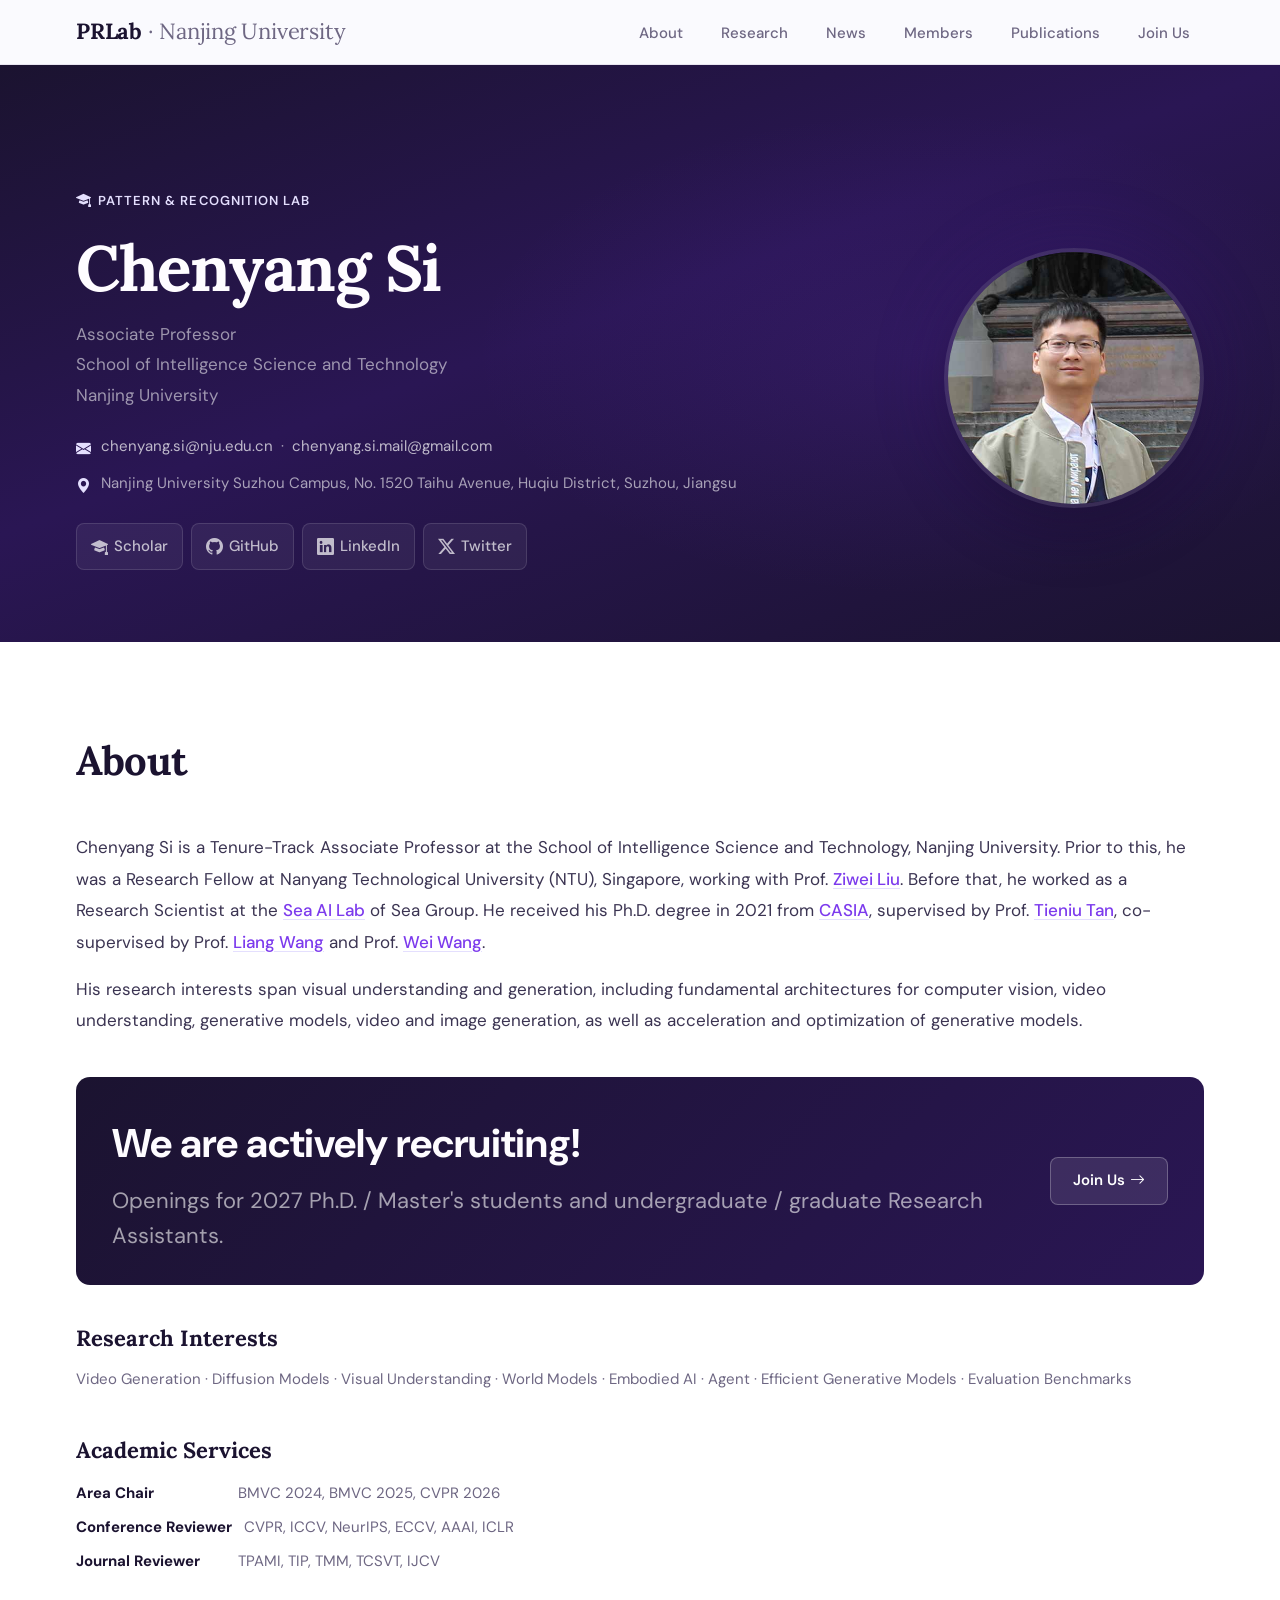
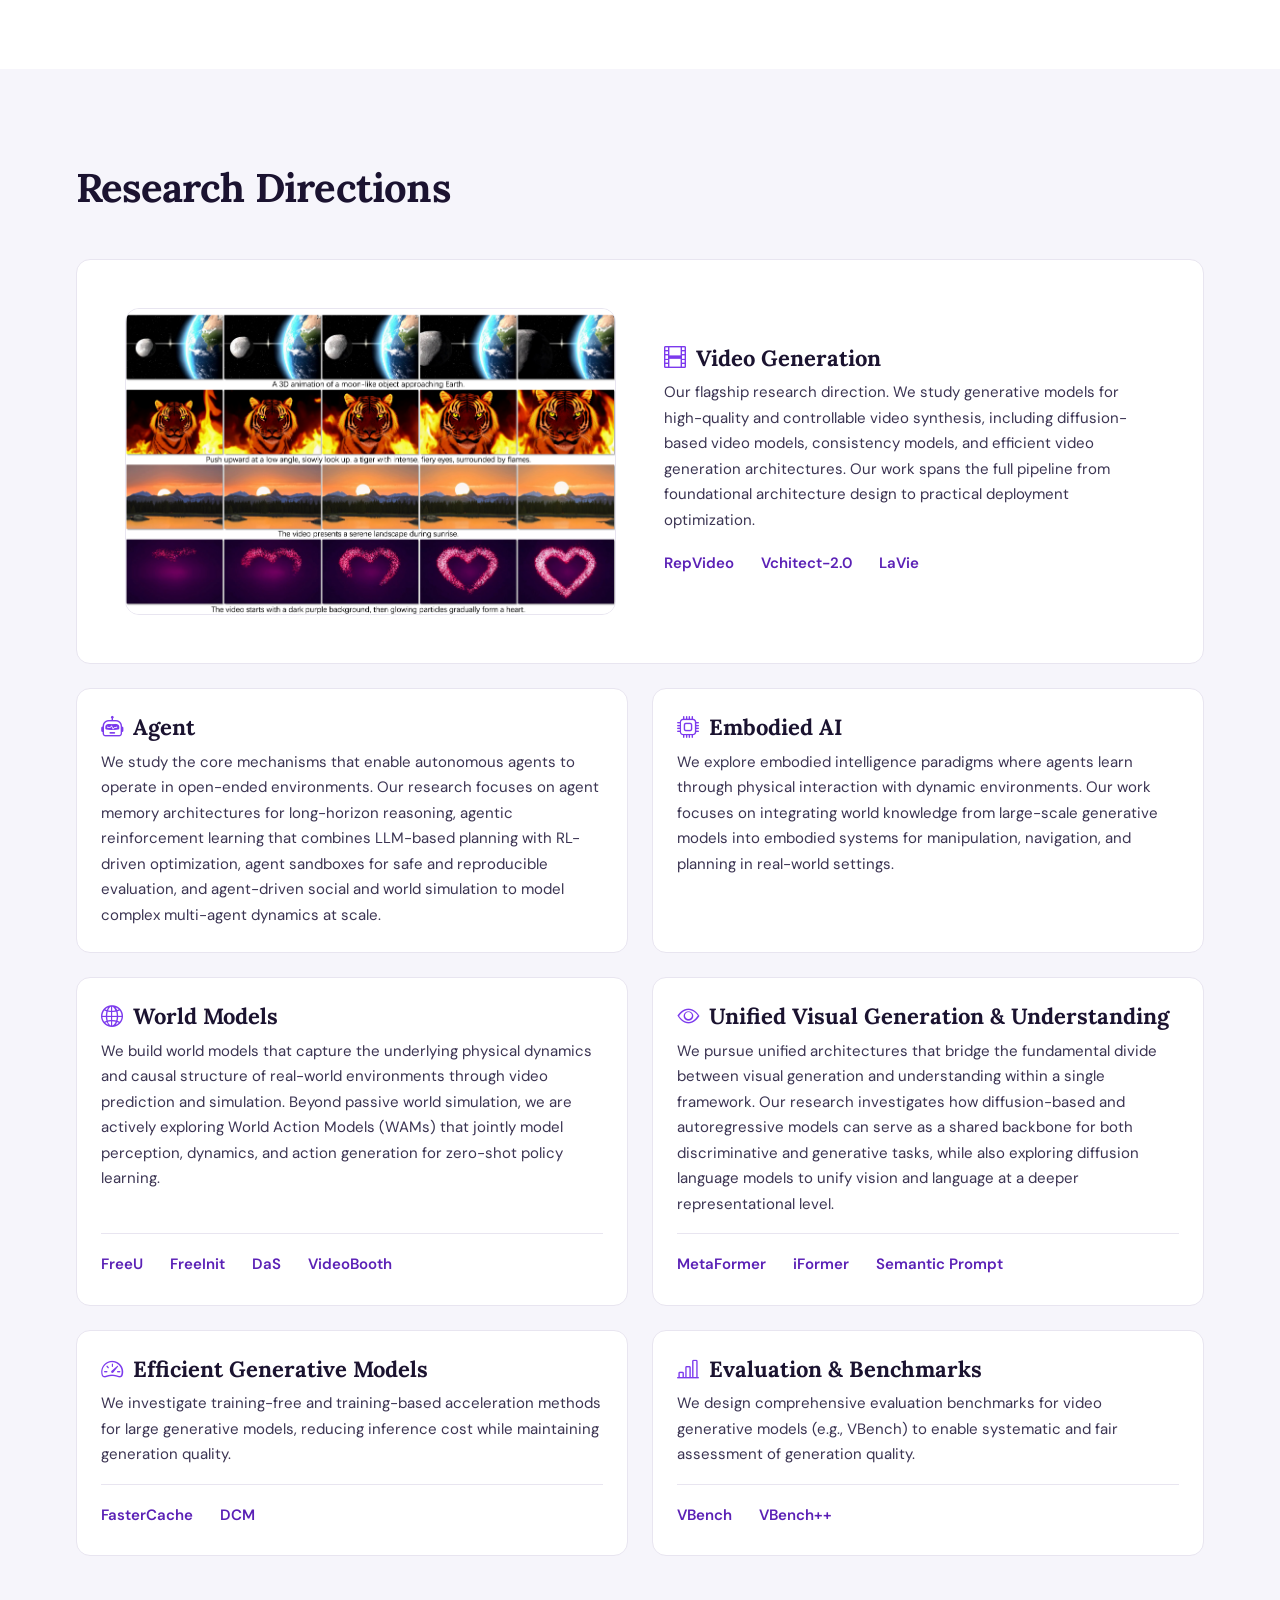
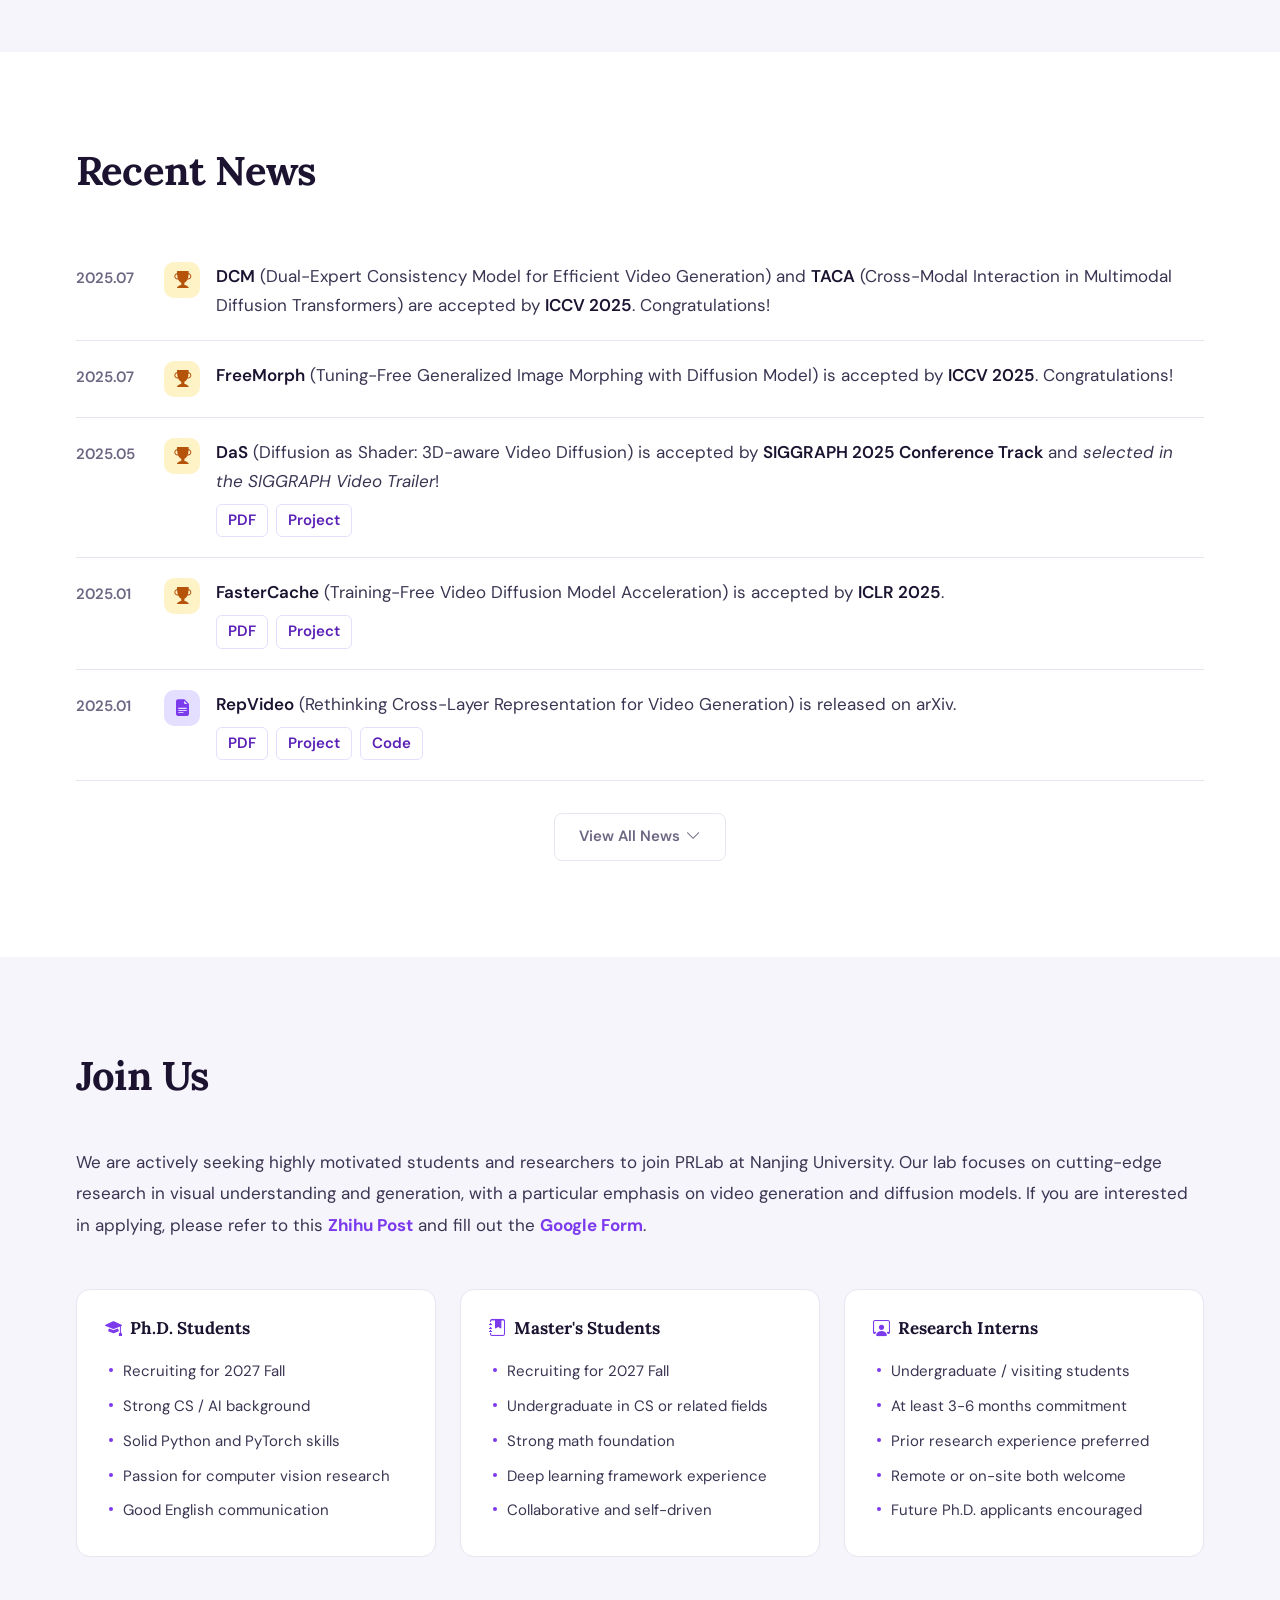
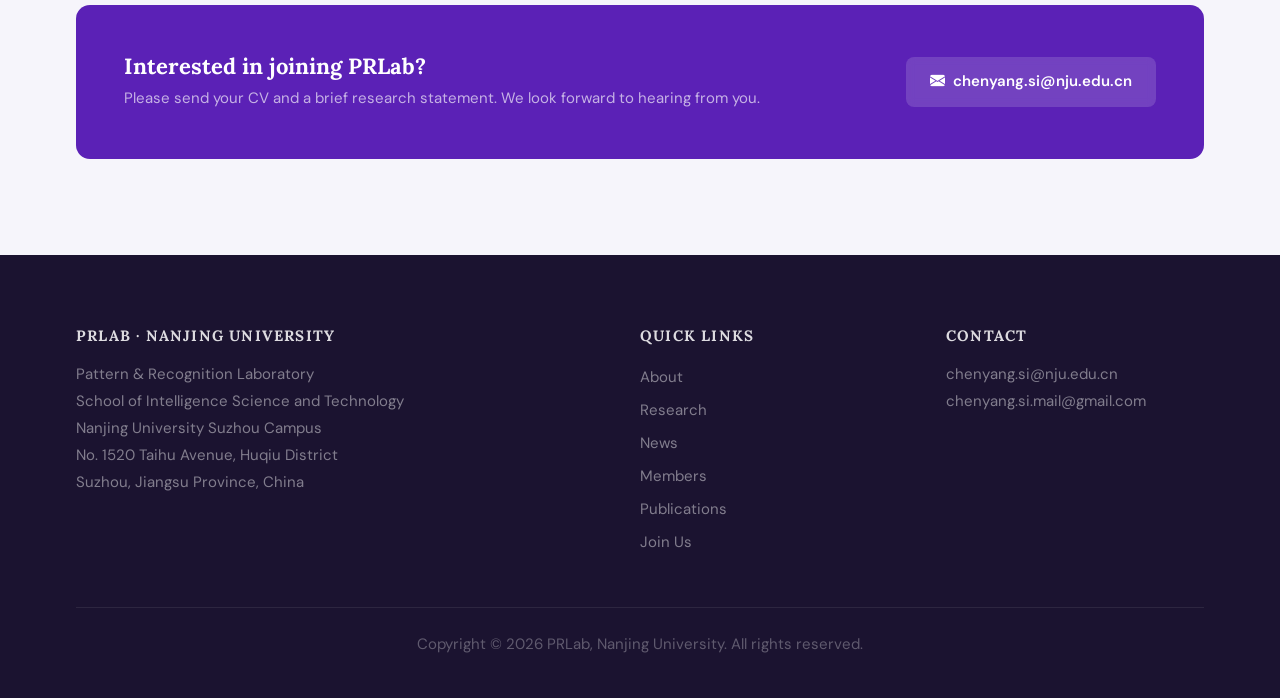
<file: index.html>
<!DOCTYPE html>
<html lang="en">
<head>
    <meta http-equiv="Content-Type" content="text/html; charset=UTF-8">
    <title>PRLab @ Nanjing University</title>
    <meta http-equiv="X-UA-Compatible" content="IE=edge, chrome=1">
    <meta name="viewport" content="width=device-width, initial-scale=1.0">
    <meta name="description" content="PRLab - Pattern and Recognition Laboratory, led by Prof. Chenyang Si at Nanjing University. Research in visual understanding, video generation, and diffusion models.">
    <link rel="stylesheet" href="./assets/css/bootstrap.min.css">
    <link rel="stylesheet" href="./assets/css/bootstrap-icons.min.css">
    <link rel="preconnect" href="https://fonts.googleapis.com">
    <link rel="preconnect" href="https://fonts.gstatic.com" crossorigin>
    <link rel="stylesheet" href="https://fonts.googleapis.com/css2?family=DM+Sans:wght@400;500;600;700&family=Lora:wght@500;600;700&display=swap">
    <script type="text/javascript" src="./assets/js/jquery-3.3.1.min.js"></script>
    <script type="text/javascript" src="./assets/js/bootstrap.min.js"></script>
    <!-- members-data.js moved to members.html -->
    <style>
        :root {
            /* Color */
            --accent:        #7C3AED;
            --accent-hover:  #6D28D9;
            --accent-light:  #E4DFFE;
            --accent-dark:   #5B21B6;
            --accent-subtle: #EDE9FE;
            --text-primary:  #1B1330;
            --text-body:     #3B3452;
            --text-secondary:#6E6783;
            --bg-page:       #FAFAFE;
            --bg-alt:        #F6F5FB;
            --bg-card:       #FFFFFF;
            --border:        #E8E5F0;
            --shadow-sm:     0 1px 3px rgba(27,19,48,0.05);
            --shadow-md:     0 4px 20px rgba(27,19,48,0.07);
            --shadow-lg:     0 12px 40px rgba(27,19,48,0.10);
            --radius:        14px;
            --radius-sm:     8px;
            --footer-bg:     #1B1330;
            /* Typography — 1.333 scale (perfect fourth) */
            --font-display:  'Lora', Georgia, serif;
            --font-body:     'DM Sans', -apple-system, BlinkMacSystemFont, sans-serif;
            --text-xs:       0.8125rem;  /* 13px — captions, fine print */
            --text-sm:       0.9375rem;  /* 15px — labels, badges, dates */
            --text-base:     1.0625rem;  /* 17px — body */
            --text-lg:       1.375rem;   /* 22px — card titles, subheadings */
            --text-xl:       clamp(1.875rem, 3.2vw, 2.5rem); /* section titles */
            --text-2xl:      clamp(2.5rem, 5vw, 3.5rem);    /* hero name */
            /* Spacing — 4pt base */
            --space-xs:      4px;
            --space-sm:      8px;
            --space-md:      16px;
            --space-lg:      24px;
            --space-xl:      48px;
            --space-2xl:     72px;
            --space-3xl:     96px;
            --space-section: clamp(64px, 8vw, 96px);
        }

        *, *::before, *::after { margin: 0; padding: 0; box-sizing: border-box; }
        html { scroll-behavior: smooth; }

        body {
            font-family: var(--font-body);
            line-height: 1.7;
            color: var(--text-body);
            background: var(--bg-page);
            font-size: var(--text-base);
            -webkit-font-smoothing: antialiased;
        }

        a { color: var(--accent); text-decoration: none; transition: color 0.2s; }
        a:hover { color: var(--accent-hover); }

        /* ===== NAVBAR ===== */
        #header {
            background: rgba(250,250,254,0.95);
            backdrop-filter: blur(20px);
            -webkit-backdrop-filter: blur(20px);
            border-bottom: 1px solid var(--border);
            position: sticky;
            top: 0;
            z-index: 1000;
        }

        .navbar-inner {
            max-width: 1200px;
            margin: 0 auto;
            padding: 0 var(--space-xl);
            display: flex;
            align-items: center;
            justify-content: space-between;
            height: 64px;
        }

        #logo a {
            font-family: var(--font-display);
            font-size: var(--text-lg);
            font-weight: 700;
            color: var(--text-primary);
            text-decoration: none;
            letter-spacing: -0.01em;
        }

        #logo span {
            color: var(--text-secondary);
            font-weight: 400;
        }

        #navigation ul {
            margin: 0;
            display: flex;
            align-items: center;
            list-style: none;
            gap: 2px;
        }

        #navigation a {
            color: var(--text-secondary);
            text-decoration: none;
            font-weight: 500;
            font-size: var(--text-sm);
            padding: 8px 14px;
            border-radius: var(--radius-sm);
            transition: color 0.2s;
            white-space: nowrap;
            position: relative;
        }

        #navigation a:hover { color: var(--text-primary); }
        #navigation .active a { color: var(--accent); font-weight: 600; }

        #navigation a::after {
            content: '';
            position: absolute;
            bottom: 2px;
            left: 14px;
            right: 14px;
            height: 2px;
            background: var(--accent);
            border-radius: 1px;
            transform: scaleX(0);
            transition: transform 0.25s cubic-bezier(0.16, 1, 0.3, 1);
        }

        #navigation .active a::after { transform: scaleX(1); }

        .nav-toggle {
            display: none;
            background: none;
            border: none;
            font-size: var(--text-lg);
            color: var(--text-primary);
            cursor: pointer;
            padding: 4px;
        }

        /* ===== SECTION FRAMEWORK ===== */
        .section-wrap {
            padding: var(--space-section) 0;
        }

        .section-wrap.alt-bg {
            background: var(--bg-alt);
        }

        .section-wrap.white-bg {
            background: var(--bg-card);
        }

        .section-container {
            max-width: 1200px;
            margin: 0 auto;
            padding: 0 var(--space-xl);
        }

        .section-title-bar {
            margin-bottom: var(--space-xl);
        }

        .section-title-bar::after { display: none; }

        .section-title {
            font-family: var(--font-display);
            font-size: var(--text-xl);
            font-weight: 700;
            color: var(--text-primary);
            letter-spacing: -0.02em;
            line-height: 1.15;
        }

        /* ===== HERO SECTION ===== */
        #home {
            background: linear-gradient(160deg, #1B1330 0%, #2A1654 45%, #1B1330 100%);
            padding: clamp(80px, 10vw, 120px) 0 clamp(48px, 6vw, 72px);
            position: relative;
            overflow: hidden;
        }

        /* Subtle radial glow behind photo */
        #home::before {
            content: '';
            position: absolute;
            inset: 0;
            background: radial-gradient(ellipse 50% 60% at 72% 50%, rgba(124,58,237,0.12) 0%, transparent 70%);
            pointer-events: none;
        }

        .hero-inner {
            max-width: 1200px;
            margin: 0 auto;
            padding: 0 var(--space-xl);
            display: flex;
            align-items: center;
            gap: var(--space-2xl);
            position: relative;
        }

        .hero-text { flex: 1; }

        .hero-lab-badge {
            display: inline-flex;
            align-items: center;
            gap: 6px;
            color: var(--accent-light);
            font-size: var(--text-xs);
            font-weight: 600;
            margin-bottom: 20px;
            letter-spacing: 0.08em;
            text-transform: uppercase;
            opacity: 0.85;
            text-decoration: none;
        }

        .hero-lab-badge:hover { color: #fff; opacity: 1; }

        .hero-lab-badge i { font-size: var(--text-sm); }

        .hero-name {
            font-family: var(--font-display);
            font-size: clamp(2.8rem, 6vw, 4rem);
            font-weight: 700;
            color: #FEFCFF;
            margin-bottom: var(--space-md);
            line-height: 1.08;
            letter-spacing: -0.02em;
        }

        .hero-title {
            font-size: var(--text-base);
            color: rgba(255,255,255,0.55);
            font-weight: 400;
            margin-bottom: var(--space-lg);
            line-height: 1.8;
        }

        .hero-contact {
            display: flex;
            flex-direction: column;
            gap: 8px;
            margin-bottom: var(--space-lg);
        }

        .hero-contact-item {
            display: flex;
            align-items: flex-start;
            gap: 10px;
            font-size: var(--text-sm);
            color: rgba(255,255,255,0.6);
        }

        .hero-contact-item i {
            color: var(--accent-light);
            font-size: var(--text-sm);
            margin-top: 3px;
            flex-shrink: 0;
        }

        .hero-contact-item a { color: rgba(255,255,255,0.7); text-decoration: none; }
        .hero-contact-item a:hover { color: #fff; }

        .social-links {
            display: flex;
            gap: 8px;
            margin-bottom: 0;
            flex-wrap: wrap;
        }

        .social-btn {
            display: flex;
            align-items: center;
            gap: 6px;
            padding: 8px 14px;
            background: rgba(255,255,255,0.06);
            border: 1px solid rgba(255,255,255,0.12);
            border-radius: var(--radius-sm);
            color: rgba(255,255,255,0.7);
            font-size: var(--text-sm);
            font-weight: 500;
            text-decoration: none;
            transition: all 0.15s cubic-bezier(0.25, 1, 0.5, 1);
        }

        .social-btn i { font-size: var(--text-base); }

        .social-btn:hover {
            border-color: rgba(255,255,255,0.3);
            color: #fff;
            background: rgba(255,255,255,0.1);
        }

        /* stats removed */

        .hero-image { flex-shrink: 0; }

        .hero-image img {
            width: 260px;
            height: 260px;
            border-radius: 50%;
            object-fit: cover;
            border: 4px solid rgba(255,255,255,0.1);
            box-shadow: 0 20px 60px rgba(0,0,0,0.3), 0 0 80px rgba(124,58,237,0.15);
        }

        /* Hero stagger entrance */
        @keyframes heroFadeUp {
            from { opacity: 0; transform: translateY(20px); }
            to   { opacity: 1; transform: translateY(0); }
        }

        .hero-lab-badge, .hero-name, .hero-title,
        .hero-contact, .social-links, .hero-image {
            animation: heroFadeUp 0.7s cubic-bezier(0.16, 1, 0.3, 1) both;
        }

        .hero-lab-badge { animation-delay: 0.05s; }
        .hero-name      { animation-delay: 0.12s; }
        .hero-title     { animation-delay: 0.19s; }
        .hero-contact   { animation-delay: 0.26s; }
        .social-links   { animation-delay: 0.33s; }
        .hero-image     { animation-delay: 0.15s; }

        /* ===== ABOUT SECTION ===== */
        .bio-text {
            font-size: var(--text-base);
            color: var(--text-body);
            line-height: 1.85;
            margin-bottom: 16px;
        }

        .bio-text a {
            color: var(--accent);
            font-weight: 500;
            text-decoration: underline;
            text-decoration-color: var(--accent-light);
            text-underline-offset: 3px;
            transition: text-decoration-color 0.2s;
        }

        .bio-text a:hover { text-decoration-color: var(--accent); }

        .research-interest-block {
            margin: 36px 0 12px;
        }

        .ri-title {
            font-family: var(--font-display);
            font-size: var(--text-lg);
            font-weight: 700;
            color: var(--text-primary);
            margin-bottom: 14px;
        }

        .ri-inline {
            font-size: var(--text-sm);
            color: var(--text-secondary);
            line-height: 1.8;
        }

        /* Recruit banner */
        .recruit-banner {
            display: flex;
            align-items: center;
            gap: 24px;
            background: linear-gradient(135deg, #1B1330, #2A1654);
            border-radius: var(--radius);
            padding: 32px 36px;
            margin: 40px 0;
            position: relative;
            overflow: hidden;
            transition: transform 0.3s cubic-bezier(0.16, 1, 0.3, 1), box-shadow 0.3s;
        }

        .recruit-banner::after {
            content: '';
            position: absolute;
            inset: 0;
            background: linear-gradient(105deg, transparent 40%, rgba(255,255,255,0.12) 50%, transparent 60%);
            transform: translateX(-100%);
            transition: transform 0.6s cubic-bezier(0.25, 1, 0.5, 1);
            pointer-events: none;
        }

        .recruit-banner:hover {
            transform: translateY(-4px);
            box-shadow: 0 16px 48px rgba(27,19,48,0.25);
        }

        .recruit-banner:hover::after {
            transform: translateX(100%);
        }

        .recruit-text { flex: 1; position: relative; z-index: 1; }

        .recruit-text strong {
            display: block;
            font-size: var(--text-xl);
            color: #FEFCFF;
            margin-bottom: 6px;
        }

        .recruit-text span {
            font-size: var(--text-lg);
            color: rgba(255,255,255,0.6);
            line-height: 1.6;
        }

        .recruit-btn {
            flex-shrink: 0;
            display: inline-flex;
            align-items: center;
            gap: 5px;
            padding: 10px 22px;
            background: rgba(255,255,255,0.1);
            border: 1px solid rgba(255,255,255,0.25);
            color: #fff;
            border-radius: var(--radius-sm);
            font-size: var(--text-sm);
            font-weight: 600;
            text-decoration: none;
            transition: all 0.2s;
            position: relative;
            z-index: 1;
        }

        .recruit-btn:hover {
            background: rgba(255,255,255,0.18);
            border-color: rgba(255,255,255,0.4);
            color: #fff;
        }

        /* Academic Services */
        .services-heading {
            font-family: var(--font-display);
            font-size: var(--text-lg);
            font-weight: 700;
            color: var(--text-primary);
            margin: 44px 0 18px;
        }

        .services-list {
            display: flex;
            flex-direction: column;
            gap: 10px;
        }

        .services-row {
            display: flex;
            align-items: baseline;
            gap: 12px;
            font-size: var(--text-sm);
            line-height: 1.6;
        }

        .services-role {
            flex-shrink: 0;
            font-weight: 700;
            color: var(--text-primary);
            min-width: 150px;
        }

        .services-venues {
            color: var(--text-secondary);
        }

        /* visitor map is now in footer — styles are inline */

        /* ===== RESEARCH SECTION ===== */
        .research-grid {
            display: grid;
            grid-template-columns: repeat(2, 1fr);
            gap: var(--space-lg);
        }

        /* Featured first card spans full width */
        .research-card:first-child {
            grid-column: 1 / -1;
            display: grid;
            grid-template-columns: 1fr 1fr;
            gap: var(--space-xl);
            padding: var(--space-xl);
            align-items: center;
        }

        .research-card:first-child .research-text { order: 1; }
        .research-card:first-child .research-works {
            border-top: none;
            margin-top: var(--space-md);
            padding-top: 0;
        }

        .research-card {
            background: var(--bg-card);
            border: 1px solid var(--border);
            border-radius: var(--radius);
            padding: var(--space-lg) var(--space-lg);
            transition: transform 0.3s cubic-bezier(0.16, 1, 0.3, 1), box-shadow 0.3s;
            display: flex;
            flex-direction: column;
        }

        .research-card:hover {
            transform: translateY(-3px);
            box-shadow: var(--shadow-lg);
        }

        /* Icon inline with heading — no container box */
        .research-icon {
            display: none;
        }

        .research-card h5 {
            font-family: var(--font-display);
            font-size: var(--text-lg);
            font-weight: 700;
            color: var(--text-primary);
            margin-bottom: var(--space-sm);
            line-height: 1.3;
        }

        .research-card h5 i {
            color: var(--accent);
            margin-right: 4px;
        }

        .research-card p {
            font-size: var(--text-sm);
            color: var(--text-body);
            line-height: 1.7;
            margin: 0;
            flex: 1;
        }

        .research-works {
            display: flex;
            flex-wrap: wrap;
            gap: 4px 16px;
            margin-top: var(--space-md);
            padding-top: var(--space-md);
            border-top: 1px solid var(--border);
        }

        .research-work-tag {
            display: inline-flex;
            align-items: center;
            gap: 4px;
            padding: 2px 0;
            background: none;
            color: var(--accent-dark);
            font-size: var(--text-sm);
            font-weight: 600;
            text-decoration: none;
            border-bottom: 1.5px solid transparent;
            transition: border-color 0.2s, color 0.2s;
        }

        .research-work-tag::after {
            content: '↗';
            font-size: 0.75em;
            opacity: 0;
            transition: opacity 0.2s;
        }

        .research-work-tag:hover {
            color: var(--accent);
            border-bottom-color: var(--accent);
        }

        .research-work-tag:hover::after {
            opacity: 1;
        }

        /* ===== NEWS SECTION ===== */
        .news-list {
            display: flex;
            flex-direction: column;
        }

        .news-item {
            display: flex;
            gap: 16px;
            padding: 20px 0;
            border-bottom: 1px solid var(--border);
            align-items: flex-start;
        }

        .news-item:last-child { border-bottom: none; }

        .news-date {
            flex-shrink: 0;
            color: var(--text-secondary);
            font-size: var(--text-sm);
            font-weight: 600;
            padding: 4px 0;
            white-space: nowrap;
            min-width: 72px;
            font-variant-numeric: tabular-nums;
        }

        .news-type-icon {
            flex-shrink: 0;
            width: 36px;
            height: 36px;
            border-radius: 10px;
            display: flex;
            align-items: center;
            justify-content: center;
            font-size: var(--text-base);
        }

        .news-icon-accept { background: #FEF3C7; color: #B45309; }
        .news-icon-paper  { background: var(--accent-light); color: var(--accent); }
        .news-icon-award  { background: #FEF9C3; color: #A16207; }
        .news-icon-people { background: #D1FAE5; color: #059669; }
        .news-icon-lab    { background: #DBEAFE; color: #2563EB; }

        .news-content {
            flex: 1;
            font-size: var(--text-base);
            color: var(--text-body);
            line-height: 1.7;
        }

        .news-content strong {
            color: var(--text-primary);
            font-weight: 600;
        }

        .news-links {
            display: flex;
            gap: 8px;
            margin-top: 8px;
            flex-wrap: wrap;
        }

        .news-link {
            display: inline-block;
            padding: 3px 11px;
            border: 1px solid var(--accent-light);
            border-radius: 6px;
            color: var(--accent-dark);
            font-size: var(--text-sm);
            font-weight: 600;
            text-decoration: none;
            transition: all 0.2s;
        }

        .news-link:hover {
            background: var(--accent);
            border-color: var(--accent);
            color: #fff;
        }

        .news-hidden { display: none; }

        .news-toggle-btn {
            display: flex;
            align-items: center;
            gap: 6px;
            margin: 32px auto 0;
            padding: 10px 24px;
            background: transparent;
            border: 1px solid var(--border);
            border-radius: var(--radius-sm);
            color: var(--text-secondary);
            font-size: var(--text-sm);
            font-weight: 600;
            cursor: pointer;
            transition: all 0.2s;
        }

        .news-toggle-btn:hover {
            border-color: var(--accent);
            color: var(--accent);
        }

        .news-toggle-btn i {
            transition: transform 0.3s cubic-bezier(0.25, 1, 0.5, 1);
            font-size: var(--text-sm);
        }

        .news-toggle-btn.expanded i {
            transform: rotate(180deg);
        }

        /* ===== MEMBERS SECTION ===== */
        .pi-card {
            background: var(--bg-card);
            border: 1px solid var(--border);
            border-radius: var(--radius);
            padding: var(--space-xl);
            display: flex;
            align-items: flex-start;
            gap: var(--space-xl);
            margin-bottom: var(--space-2xl);
            box-shadow: var(--shadow-sm);
        }

        .pi-photo img {
            width: 120px;
            height: 120px;
            border-radius: 50%;
            object-fit: cover;
            border: 3px solid var(--accent-light);
        }

        .pi-info { flex: 1; }

        .pi-info h3 {
            font-family: var(--font-display);
            font-size: var(--text-lg);
            font-weight: 700;
            color: var(--text-primary);
            margin-bottom: 4px;
            line-height: 1.3;
        }

        .pi-role {
            font-size: var(--text-sm);
            color: var(--accent);
            font-weight: 600;
            margin-bottom: 14px;
        }

        .pi-bio {
            font-size: var(--text-base);
            color: var(--text-body);
            line-height: 1.8;
            margin-bottom: 16px;
        }

        .pi-tags {
            display: flex;
            flex-wrap: wrap;
            gap: 6px;
            margin-bottom: 16px;
        }

        .pi-tag {
            background: var(--accent-subtle);
            color: var(--accent-dark);
            padding: 4px 12px;
            border-radius: 100px;
            font-size: var(--text-sm);
            font-weight: 500;
        }

        .pi-links {
            display: flex;
            gap: 8px;
        }

        .pi-link-btn {
            display: inline-flex;
            align-items: center;
            gap: 5px;
            padding: 7px 14px;
            background: var(--accent-subtle);
            color: var(--accent-dark);
            border-radius: var(--radius-sm);
            font-size: var(--text-sm);
            font-weight: 600;
            text-decoration: none;
            transition: all 0.2s;
        }

        .pi-link-btn:hover {
            background: var(--accent);
            color: #fff;
        }

        .members-group-title {
            font-family: var(--font-display);
            font-size: var(--text-sm);
            font-weight: 700;
            color: var(--text-secondary);
            text-transform: uppercase;
            letter-spacing: 0.1em;
            margin-bottom: 20px;
            padding-bottom: 10px;
            border-bottom: 1px solid var(--border);
        }

        .members-group {
            margin-bottom: var(--space-xl);
        }

        .members-grid {
            display: grid;
            grid-template-columns: repeat(auto-fill, minmax(220px, 1fr));
            gap: var(--space-lg);
        }

        .member-card {
            background: var(--bg-card);
            border: 1px solid var(--border);
            border-radius: var(--radius);
            overflow: hidden;
            transition: box-shadow 0.3s cubic-bezier(0.16, 1, 0.3, 1);
        }

        .member-card:hover {
            box-shadow: 0 8px 30px rgba(27,19,48,0.12);
        }

        .member-card .member-photo {
            transition: transform 0.4s cubic-bezier(0.16, 1, 0.3, 1), box-shadow 0.4s cubic-bezier(0.16, 1, 0.3, 1);
        }

        .member-card:hover .member-photo {
            transform: scale(1.06);
            box-shadow: 0 4px 16px rgba(27,19,48,0.10);
        }

        .member-photo {
            width: 100%;
            aspect-ratio: 1 / 1;
            object-fit: cover;
        }

        .member-info {
            padding: 16px;
            display: flex;
            flex-direction: column;
        }

        .member-name {
            font-family: var(--font-display);
            font-size: var(--text-base);
            font-weight: 700;
            color: var(--text-primary);
            margin-bottom: 3px;
        }

        .member-title {
            font-size: var(--text-sm);
            color: var(--accent);
            font-weight: 500;
            margin-bottom: 3px;
        }

        .member-period {
            font-size: var(--text-xs);
            color: var(--text-secondary);
            margin-bottom: 4px;
        }

        .member-co-supervised,
        .member-affiliation {
            font-size: var(--text-xs);
            color: var(--text-secondary);
            font-style: italic;
            line-height: 1.4;
            margin-bottom: 8px;
        }

        .member-social {
            display: flex;
            justify-content: space-evenly;
            margin-top: auto;
            padding-top: 10px;
            border-top: 1px solid var(--border);
        }

        .member-social a {
            flex: 1;
            display: flex;
            align-items: center;
            justify-content: center;
            color: var(--text-secondary);
            font-size: var(--text-lg);
            padding: 6px 0;
            transition: color 0.2s;
        }

        .member-social a:hover { color: var(--accent); }

        /* Alumni list */
        .alumni-list { display: flex; flex-direction: column; gap: 6px; }
        .alumni-row { font-size: var(--text-base); color: var(--text-body); line-height: 1.8; }
        .alumni-row a { color: var(--accent-dark); font-weight: 600; }

        /* ===== PUBLICATIONS SECTION ===== */
        .pub-year-group {
            margin-bottom: 8px;
        }

        .pub-year-header {
            display: flex;
            align-items: center;
            gap: 12px;
            padding: 16px 4px;
            background: transparent;
            border: none;
            border-bottom: 2px solid var(--border);
            cursor: pointer;
            user-select: none;
            width: 100%;
            text-align: left;
            transition: border-color 0.2s;
        }

        .pub-year-header:hover { border-bottom-color: var(--accent); }

        .pub-year-header .year-label {
            font-family: var(--font-display);
            font-size: var(--text-lg);
            font-weight: 700;
            color: var(--text-primary);
        }

        .pub-year-header .year-count {
            background: var(--accent-subtle);
            color: var(--accent-dark);
            font-size: var(--text-sm);
            font-weight: 600;
            padding: 2px 10px;
            border-radius: 100px;
        }

        .pub-year-header .chevron {
            margin-left: auto;
            color: var(--text-secondary);
            transition: transform 0.3s cubic-bezier(0.25, 1, 0.5, 1);
            font-size: var(--text-sm);
        }

        .pub-year-header[aria-expanded="true"] .chevron {
            transform: rotate(180deg);
        }

        .pub-list {
            padding: 12px 0 8px;
        }

        .pub-item {
            background: var(--bg-card);
            border: 1px solid var(--border);
            border-radius: var(--radius);
            padding: 22px 24px;
            margin-bottom: 10px;
            display: flex;
            gap: 20px;
            transition: box-shadow 0.2s;
        }

        .pub-item:hover { box-shadow: var(--shadow-md); }

        .pub-thumb {
            flex-shrink: 0;
            width: 110px;
        }

        .pub-thumb img {
            width: 100%;
            height: auto;
            border-radius: var(--radius-sm);
            border: 1px solid var(--border);
        }

        .pub-content { flex: 1; }

        .pub-title {
            font-family: var(--font-display);
            font-size: var(--text-base);
            font-weight: 600;
            color: var(--text-primary);
            line-height: 1.45;
            margin-bottom: 6px;
        }

        .pub-authors {
            font-size: var(--text-sm);
            color: var(--text-body);
            line-height: 1.55;
            margin-bottom: 6px;
        }

        .pub-authors strong {
            color: var(--accent-dark);
            font-weight: 600;
        }

        .pub-venue { margin-bottom: 10px; }

        .pub-venue-badge {
            display: inline-block;
            background: var(--accent-subtle);
            color: var(--accent-dark);
            font-size: var(--text-sm);
            font-weight: 600;
            padding: 2px 10px;
            border-radius: 6px;
        }

        .pub-venue-badge.oral {
            background: #FEF3C7;
            color: #B45309;
        }

        .pub-links {
            display: flex;
            gap: 6px;
            flex-wrap: wrap;
        }

        .pub-link {
            display: inline-block;
            padding: 4px 12px;
            background: var(--bg-alt);
            color: var(--text-body);
            border-radius: 6px;
            font-size: var(--text-sm);
            font-weight: 600;
            text-decoration: none;
            transition: all 0.2s;
        }

        .pub-link:hover {
            background: var(--accent);
            color: #fff;
        }

        /* ===== OPENINGS SECTION ===== */
        .openings-intro {
            font-size: var(--text-base);
            color: var(--text-body);
            line-height: 1.85;
            margin-bottom: var(--space-xl);
        }

        .openings-intro a {
            color: var(--accent);
            font-weight: 600;
        }

        .openings-grid {
            display: grid;
            grid-template-columns: repeat(3, 1fr);
            gap: var(--space-lg);
            margin-bottom: var(--space-xl);
        }

        .opening-card {
            background: var(--bg-card);
            border: 1px solid var(--border);
            border-radius: var(--radius);
            padding: 28px;
        }

        .opening-card h5 {
            font-family: var(--font-display);
            font-size: var(--text-base);
            font-weight: 700;
            color: var(--text-primary);
            margin-bottom: 16px;
            display: flex;
            align-items: center;
            gap: 8px;
        }

        .opening-card h5 i { color: var(--accent); }

        .opening-card ul {
            list-style: none;
            padding: 0;
            margin: 0;
        }

        .opening-card li {
            font-size: var(--text-sm);
            color: var(--text-body);
            padding: 5px 0 5px 18px;
            position: relative;
            line-height: 1.65;
        }

        .opening-card li::before {
            content: '';
            position: absolute;
            left: 4px;
            top: 14px;
            width: 4px;
            height: 4px;
            border-radius: 50%;
            background: var(--accent);
        }

        .openings-cta {
            background: var(--accent-dark);
            border-radius: var(--radius);
            padding: var(--space-xl);
            display: flex;
            align-items: center;
            justify-content: space-between;
            gap: 24px;
        }

        .openings-cta-text h4 {
            font-family: var(--font-display);
            font-size: var(--text-lg);
            font-weight: 700;
            color: #fff;
            margin-bottom: 6px;
        }

        .openings-cta-text p {
            font-size: var(--text-sm);
            color: rgba(255,255,255,0.65);
            margin: 0;
        }

        .openings-cta-email {
            display: inline-flex;
            align-items: center;
            gap: 8px;
            padding: 12px 24px;
            background: rgba(255,255,255,0.15);
            color: #fff;
            border-radius: var(--radius-sm);
            font-size: var(--text-sm);
            font-weight: 600;
            text-decoration: none;
            flex-shrink: 0;
            transition: background 0.2s;
            backdrop-filter: blur(4px);
        }

        .openings-cta-email:hover {
            background: rgba(255,255,255,0.25);
            color: #fff;
        }

        /* ===== FOOTER ===== */
        #footer {
            background: var(--footer-bg);
            padding: var(--space-2xl) 0 var(--space-lg);
        }

        .footer-inner {
            max-width: 1200px;
            margin: 0 auto;
            padding: 0 var(--space-xl);
        }

        .footer-grid {
            display: grid;
            grid-template-columns: 2fr 1fr 1fr;
            gap: var(--space-xl);
            margin-bottom: var(--space-xl);
        }

        .footer-section h5 {
            font-family: var(--font-display);
            font-size: var(--text-sm);
            font-weight: 700;
            color: rgba(255,255,255,0.85);
            text-transform: uppercase;
            letter-spacing: 0.08em;
            margin-bottom: 16px;
        }

        .footer-section p,
        .footer-section address {
            font-size: var(--text-sm);
            color: rgba(255,255,255,0.45);
            line-height: 1.8;
            font-style: normal;
        }

        .footer-section a {
            color: rgba(255,255,255,0.45);
            text-decoration: none;
            font-size: var(--text-sm);
            line-height: 2.2;
            display: block;
            transition: color 0.2s;
        }

        .footer-section a:hover { color: var(--accent-light); }

        .footer-bottom {
            border-top: 1px solid rgba(255,255,255,0.08);
            padding-top: 24px;
            text-align: center;
            font-size: var(--text-sm);
            color: rgba(255,255,255,0.3);
        }

        /* ===== BACK TO TOP ===== */
        #back-to-top {
            position: fixed;
            right: -60px;
            bottom: 32px;
            width: 42px;
            height: 42px;
            background: var(--accent);
            color: #fff;
            border-radius: 50%;
            display: flex;
            align-items: center;
            justify-content: center;
            box-shadow: 0 4px 16px rgba(124,58,237,0.3);
            transition: right 0.3s cubic-bezier(0.16, 1, 0.3, 1), background 0.15s, transform 0.15s;
            z-index: 999;
            text-decoration: none;
        }

        #back-to-top.visible { right: 24px; }

        #back-to-top:hover {
            background: var(--accent-hover);
            color: #fff;
            transform: translateY(-2px);
        }

        #back-to-top:active {
            transform: translateY(0);
        }

        #back-to-top i { font-size: var(--text-base); }

        /* ===== FOCUS STATES ===== */
        :focus-visible {
            outline: 2px solid var(--accent);
            outline-offset: 2px;
            border-radius: 4px;
        }

        #home :focus-visible {
            outline-color: var(--accent-light);
        }

        /* ===== SCROLL REVEAL ===== */
        .reveal {
            opacity: 0;
            transform: translateY(24px);
            transition: opacity 0.7s cubic-bezier(0.16, 1, 0.3, 1),
                        transform 0.7s cubic-bezier(0.16, 1, 0.3, 1);
        }

        .reveal.visible {
            opacity: 1;
            transform: translateY(0);
        }

        /* ===== REDUCED MOTION ===== */
        @media (prefers-reduced-motion: reduce) {
            *, *::before, *::after {
                animation-duration: 0.01ms !important;
                animation-iteration-count: 1 !important;
                transition-duration: 0.01ms !important;
            }
            .reveal { opacity: 1; transform: none; }
            html { scroll-behavior: auto; }
        }

        /* ===== RESPONSIVE ===== */
        @media (max-width: 1400px) {
            .navbar-inner,
            .hero-inner,
            .section-container,
            .footer-inner { padding-left: 36px; padding-right: 36px; }
        }

        @media (max-width: 991px) {
            .research-grid  { grid-template-columns: repeat(2, 1fr); }
            .research-card:first-child { grid-template-columns: 1fr; }
            .research-featured-visual { display: none; }
            .openings-grid  { grid-template-columns: repeat(2, 1fr); }
            .services-row { flex-direction: column; gap: 2px; }
            .footer-grid    { grid-template-columns: 1fr 1fr; }
        }

        @media (max-width: 768px) {
            .navbar-inner { padding: 0 20px; }
            #navigation {
                display: none; position: absolute; top: 64px; left: 0; right: 0;
                background: rgba(250,250,254,0.98);
                backdrop-filter: blur(16px);
                padding: 16px 20px;
                box-shadow: 0 8px 32px rgba(27,19,48,0.1);
                border-bottom: 1px solid var(--border);
                z-index: 999;
            }
            #navigation.open { display: block; }
            #navigation ul { flex-direction: column; gap: 4px; }
            .nav-toggle { display: block; }

            .hero-inner {
                flex-direction: column-reverse; gap: 28px;
                text-align: center; padding: 0 20px;
            }
            .hero-contact { align-items: center; }
            .social-links { justify-content: center; }
            .hero-image img { width: 180px; height: 180px; }

            .section-container,
            .footer-inner { padding: 0 20px; }
            .section-wrap { padding: var(--space-xl) 0; }

            .pi-card { flex-direction: column; text-align: center; padding: 28px; }
            .pi-tags, .pi-links { justify-content: center; }

            .openings-cta { flex-direction: column; text-align: center; padding: 32px 24px; }

            .recruit-banner { flex-direction: column; gap: 16px; }
            .recruit-btn { width: 100%; justify-content: center; }

            .news-type-icon { width: 32px; height: 32px; font-size: var(--text-sm); border-radius: 8px; }

            .footer-grid { grid-template-columns: 1fr; gap: 32px; }
            .pub-item { flex-direction: column; }
            .pub-thumb { width: 100%; max-width: 200px; }
        }

        @media (max-width: 576px) {
            .hero-name { font-size: 2rem; }
            .research-grid  { grid-template-columns: 1fr; }
            .research-card:first-child { grid-column: 1; }
            .openings-grid  { grid-template-columns: 1fr; }
        }
    </style>
</head>
<body>

<!-- ===== NAVBAR ===== -->
<div id="header">
    <div class="navbar-inner">
        <div id="logo">
            <a href="#home">PRLab <span>· Nanjing University</span></a>
        </div>
        <button class="nav-toggle" id="nav-toggle" aria-label="Toggle navigation">
            <i class="bi bi-list"></i>
        </button>
        <div id="navigation">
            <ul class="list-inline">
                <li class="list-inline-item active"><a href="#about">About</a></li>
                <li class="list-inline-item"><a href="#research">Research</a></li>
                <li class="list-inline-item"><a href="#news">News</a></li>
                <li class="list-inline-item"><a href="./members.html">Members</a></li>
                <li class="list-inline-item"><a href="./publications.html">Publications</a></li>
                <li class="list-inline-item"><a href="#openings">Join Us</a></li>
            </ul>
        </div>
    </div>
</div>

<!-- ===== HERO SECTION ===== -->
<section id="home">
    <div class="hero-inner">
        <div class="hero-text">
            <a class="hero-lab-badge" href="https://prlab-nju.com/" target="_blank">
                <i class="bi bi-mortarboard-fill"></i>
                Pattern &amp; Recognition Lab
            </a>
            <h1 class="hero-name">Chenyang Si</h1>
            <p class="hero-title">
                Associate Professor<br>
                School of Intelligence Science and Technology<br>
                Nanjing University
            </p>
            <div class="hero-contact">
                <div class="hero-contact-item">
                    <i class="bi bi-envelope-fill"></i>
                    <span>
                        <a href="mailto:chenyang.si@nju.edu.cn">chenyang.si@nju.edu.cn</a>
                        &nbsp;·&nbsp;
                        <a href="mailto:chenyang.si.mail@gmail.com">chenyang.si.mail@gmail.com</a>
                    </span>
                </div>
                <div class="hero-contact-item">
                    <i class="bi bi-geo-alt-fill"></i>
                    <span>Nanjing University Suzhou Campus, No. 1520 Taihu Avenue, Huqiu District, Suzhou, Jiangsu</span>
                </div>
            </div>
            <div class="social-links">
                <a class="social-btn" href="https://scholar.google.com/citations?user=XdahAuoAAAAJ" target="_blank">
                    <i class="bi bi-mortarboard-fill"></i> Scholar
                </a>
                <a class="social-btn" href="https://github.com/ChenyangSi" target="_blank">
                    <i class="bi bi-github"></i> GitHub
                </a>
                <a class="social-btn" href="https://www.linkedin.com/in/chenyang-si-0a4b9986" target="_blank">
                    <i class="bi bi-linkedin"></i> LinkedIn
                </a>
                <a class="social-btn" href="https://x.com/scy994" target="_blank">
                    <i class="bi bi-twitter-x"></i> Twitter
                </a>
            </div>
        </div>
        <div class="hero-image">
            <img src="./assets/img/photography.jpg" alt="Chenyang Si">
        </div>
    </div>
</section>

<!-- ===== ABOUT SECTION ===== -->
<section id="about" class="section-wrap white-bg">
    <div class="section-container reveal">
        <div class="section-title-bar">
            <h2 class="section-title">About</h2>
        </div>
        <p class="bio-text">
            Chenyang Si is a Tenure-Track Associate Professor at the School of Intelligence Science and Technology, Nanjing University.
            Prior to this, he was a Research Fellow at Nanyang Technological University (NTU), Singapore, working with Prof.
            <a href="https://liuziwei7.github.io/" target="_blank">Ziwei Liu</a>.
            Before that, he worked as a Research Scientist at the <a href="https://sail.sea.com/" target="_blank">Sea AI Lab</a> of Sea Group.
            He received his Ph.D. degree in 2021 from <a href="http://english.ia.cas.cn/" target="_blank">CASIA</a>, supervised by Prof.
            <a href="http://cripac.ia.ac.cn/en/EN/column/item80.shtml" target="_blank">Tieniu Tan</a>, co-supervised by Prof.
            <a href="http://cripac.ia.ac.cn/en/EN/column/item125.shtml" target="_blank">Liang Wang</a> and Prof.
            <a href="http://cripac.ia.ac.cn/en/EN/column/item118.shtml" target="_blank">Wei Wang</a>.
        </p>
        <p class="bio-text">
            His research interests span visual understanding and generation, including fundamental architectures for computer vision,
            video understanding, generative models, video and image generation, as well as acceleration and optimization of generative models.
        </p>

        <div class="recruit-banner">
            <div class="recruit-text">
                <strong>We are actively recruiting!</strong>
                <span>Openings for 2027 Ph.D. / Master's students and undergraduate / graduate Research Assistants.</span>
            </div>
            <a href="#openings" class="recruit-btn">Join Us <i class="bi bi-arrow-right"></i></a>
        </div>

        <div class="research-interest-block">
            <h3 class="ri-title">Research Interests</h3>
            <p class="ri-inline">Video Generation · Diffusion Models · Visual Understanding · World Models · Embodied AI · Agent · Efficient Generative Models · Evaluation Benchmarks</p>
        </div>

        <h3 class="services-heading">Academic Services</h3>
        <div class="services-list">
            <div class="services-row">
                <span class="services-role">Area Chair</span>
                <span class="services-venues">BMVC 2024, BMVC 2025, CVPR 2026</span>
            </div>
            <div class="services-row">
                <span class="services-role">Conference Reviewer</span>
                <span class="services-venues">CVPR, ICCV, NeurIPS, ECCV, AAAI, ICLR</span>
            </div>
            <div class="services-row">
                <span class="services-role">Journal Reviewer</span>
                <span class="services-venues">TPAMI, TIP, TMM, TCSVT, IJCV</span>
            </div>
        </div>

    </div>
</section>

<!-- ===== RESEARCH SECTION ===== -->
<section id="research" class="section-wrap alt-bg">
    <div class="section-container reveal">
        <div class="section-title-bar">
            <h2 class="section-title">Research Directions</h2>
        </div>
        <div class="research-grid">
            <div class="research-card">
                <div class="research-text">
                    <h5><i class="bi bi-film"></i> Video Generation</h5>
                    <p>Our flagship research direction. We study generative models for high-quality and controllable video synthesis, including diffusion-based video models, consistency models, and efficient video generation architectures. Our work spans the full pipeline from foundational architecture design to practical deployment optimization.</p>
                    <div class="research-works">
                        <a href="https://vchitect.github.io/RepVid-Webpage/" class="research-work-tag" target="_blank">RepVideo</a>
                        <a href="https://vchitect.intern-ai.org.cn/" class="research-work-tag" target="_blank">Vchitect-2.0</a>
                        <a href="https://vchitect.github.io/LaVie-project/" class="research-work-tag" target="_blank">LaVie</a>
                    </div>
                </div>
                <div class="research-featured-visual">
                    <img src="./assets/img/RepVideo.webp" alt="Video Generation Research" style="width:100%;border-radius:var(--radius);border:1px solid var(--border);">
                </div>
            </div>
            <!-- Row 2 -->
            <div class="research-card">
                <h5><i class="bi bi-robot"></i> Agent</h5>
                <p>We study the core mechanisms that enable autonomous agents to operate in open-ended environments. Our research focuses on agent memory architectures for long-horizon reasoning, agentic reinforcement learning that combines LLM-based planning with RL-driven optimization, agent sandboxes for safe and reproducible evaluation, and agent-driven social and world simulation to model complex multi-agent dynamics at scale.</p>
            </div>
            <div class="research-card">
                <h5><i class="bi bi-cpu"></i> Embodied AI</h5>
                <p>We explore embodied intelligence paradigms where agents learn through physical interaction with dynamic environments. Our work focuses on integrating world knowledge from large-scale generative models into embodied systems for manipulation, navigation, and planning in real-world settings.</p>
            </div>
            <!-- Row 3 -->
            <div class="research-card">
                <h5><i class="bi bi-globe2"></i> World Models</h5>
                <p>We build world models that capture the underlying physical dynamics and causal structure of real-world environments through video prediction and simulation. Beyond passive world simulation, we are actively exploring World Action Models (WAMs) that jointly model perception, dynamics, and action generation for zero-shot policy learning.</p>
                <div class="research-works">
                    <a href="https://chenyangsi.top/FreeU/" class="research-work-tag" target="_blank">FreeU</a>
                    <a href="https://tianxingwu.github.io/pages/FreeInit/" class="research-work-tag" target="_blank">FreeInit</a>
                    <a href="https://igl-hkust.github.io/das/" class="research-work-tag" target="_blank">DaS</a>
                    <a href="https://vchitect.github.io/VideoBooth-project/" class="research-work-tag" target="_blank">VideoBooth</a>
                </div>
            </div>
            <div class="research-card">
                <h5><i class="bi bi-eye"></i> Unified Visual Generation &amp; Understanding</h5>
                <p>We pursue unified architectures that bridge the fundamental divide between visual generation and understanding within a single framework. Our research investigates how diffusion-based and autoregressive models can serve as a shared backbone for both discriminative and generative tasks, while also exploring diffusion language models to unify vision and language at a deeper representational level.</p>
                <div class="research-works">
                    <a href="https://github.com/sail-sg/metaformer" class="research-work-tag" target="_blank">MetaFormer</a>
                    <a href="https://github.com/sail-sg/iFormer" class="research-work-tag" target="_blank">iFormer</a>
                    <a href="https://github.com/WentaoChen0813/SemanticPrompt" class="research-work-tag" target="_blank">Semantic Prompt</a>
                </div>
            </div>
            <!-- Row 4 -->
            <div class="research-card">
                <h5><i class="bi bi-speedometer2"></i> Efficient Generative Models</h5>
                <p>We investigate training-free and training-based acceleration methods for large generative models, reducing inference cost while maintaining generation quality.</p>
                <div class="research-works">
                    <a href="https://vchitect.github.io/FasterCache/" class="research-work-tag" target="_blank">FasterCache</a>
                    <a href="https://vchitect.github.io/DCM/" class="research-work-tag" target="_blank">DCM</a>
                </div>
            </div>
            <div class="research-card">
                <h5><i class="bi bi-bar-chart-line"></i> Evaluation &amp; Benchmarks</h5>
                <p>We design comprehensive evaluation benchmarks for video generative models (e.g., VBench) to enable systematic and fair assessment of generation quality.</p>
                <div class="research-works">
                    <a href="https://vchitect.github.io/VBench-project/" class="research-work-tag" target="_blank">VBench</a>
                    <a href="https://vchitect.github.io/VBench-project/" class="research-work-tag" target="_blank">VBench++</a>
                </div>
            </div>
        </div>
    </div>
</section>

<!-- ===== NEWS SECTION ===== -->
<section id="news" class="section-wrap white-bg">
    <div class="section-container reveal">
        <div class="section-title-bar">
            <h2 class="section-title">Recent News</h2>
        </div>
        <div class="news-list">
            <div class="news-item">
                <span class="news-date">2025.07</span>
                <div class="news-type-icon news-icon-accept"><i class="bi bi-trophy-fill"></i></div>
                <div class="news-content">
                    <strong>DCM</strong> (Dual-Expert Consistency Model for Efficient Video Generation) and <strong>TACA</strong> (Cross-Modal Interaction in Multimodal Diffusion Transformers) are accepted by <strong>ICCV 2025</strong>. Congratulations!
                </div>
            </div>
            <div class="news-item">
                <span class="news-date">2025.07</span>
                <div class="news-type-icon news-icon-accept"><i class="bi bi-trophy-fill"></i></div>
                <div class="news-content">
                    <strong>FreeMorph</strong> (Tuning-Free Generalized Image Morphing with Diffusion Model) is accepted by <strong>ICCV 2025</strong>. Congratulations!
                </div>
            </div>
            <div class="news-item">
                <span class="news-date">2025.05</span>
                <div class="news-type-icon news-icon-accept"><i class="bi bi-trophy-fill"></i></div>
                <div class="news-content">
                    <strong>DaS</strong> (Diffusion as Shader: 3D-aware Video Diffusion) is accepted by <strong>SIGGRAPH 2025 Conference Track</strong> and <em>selected in the SIGGRAPH Video Trailer</em>!
                    <div class="news-links">
                        <a class="news-link" href="https://arxiv.org/pdf/2501.03847" target="_blank">PDF</a>
                        <a class="news-link" href="https://igl-hkust.github.io/das/" target="_blank">Project</a>
                    </div>
                </div>
            </div>
            <div class="news-item">
                <span class="news-date">2025.01</span>
                <div class="news-type-icon news-icon-accept"><i class="bi bi-trophy-fill"></i></div>
                <div class="news-content">
                    <strong>FasterCache</strong> (Training-Free Video Diffusion Model Acceleration) is accepted by <strong>ICLR 2025</strong>.
                    <div class="news-links">
                        <a class="news-link" href="https://arxiv.org/pdf/2410.19355" target="_blank">PDF</a>
                        <a class="news-link" href="https://vchitect.github.io/FasterCache/" target="_blank">Project</a>
                    </div>
                </div>
            </div>
            <div class="news-item">
                <span class="news-date">2025.01</span>
                <div class="news-type-icon news-icon-paper"><i class="bi bi-file-earmark-text-fill"></i></div>
                <div class="news-content">
                    <strong>RepVideo</strong> (Rethinking Cross-Layer Representation for Video Generation) is released on arXiv.
                    <div class="news-links">
                        <a class="news-link" href="https://arxiv.org/pdf/2501.08994" target="_blank">PDF</a>
                        <a class="news-link" href="https://vchitect.github.io/RepVid-Webpage/" target="_blank">Project</a>
                        <a class="news-link" href="https://github.com/Vchitect/RepVideo" target="_blank">Code</a>
                    </div>
                </div>
            </div>

            <!-- Hidden news items -->
            <div class="news-item news-hidden">
                <span class="news-date">2024.09</span>
                <div class="news-type-icon news-icon-award"><i class="bi bi-award-fill"></i></div>
                <div class="news-content">
                    <strong>MAN</strong> (Momentum Auxiliary Network for Supervised Local Learning) is accepted by <strong>ECCV 2024</strong> as an <em>Oral</em> presentation. Congratulations!
                </div>
            </div>
            <div class="news-item news-hidden">
                <span class="news-date">2024.07</span>
                <div class="news-type-icon news-icon-accept"><i class="bi bi-trophy-fill"></i></div>
                <div class="news-content">
                    <strong>FreeInit</strong>, <strong>HPFF</strong> are accepted by <strong>ECCV 2024</strong>. Congratulations!
                </div>
            </div>
            <div class="news-item news-hidden">
                <span class="news-date">2024.02</span>
                <div class="news-type-icon news-icon-award"><i class="bi bi-award-fill"></i></div>
                <div class="news-content">
                    <strong>FreeU</strong> is accepted by <strong>CVPR 2024</strong> as an <em>Oral</em> presentation, and <strong>VBench</strong> is accepted as a <em>Highlight</em>. Congratulations!
                    <div class="news-links">
                        <a class="news-link" href="https://chenyangsi.top/FreeU/" target="_blank">FreeU Project</a>
                        <a class="news-link" href="https://vchitect.github.io/VBench-project/" target="_blank">VBench Project</a>
                    </div>
                </div>
            </div>
            <div class="news-item news-hidden">
                <span class="news-date">2024.01</span>
                <div class="news-type-icon news-icon-lab"><i class="bi bi-flag-fill"></i></div>
                <div class="news-content">
                    PRLab is established at the School of Intelligence Science and Technology, Nanjing University. Welcome to join us!
                </div>
            </div>
        </div>
        <button class="news-toggle-btn" id="news-toggle">
            View All News <i class="bi bi-chevron-down"></i>
        </button>
    </div>
</section>

<!-- Members & Publications moved to separate pages -->
<!-- ===== JOIN US SECTION ===== -->
<section id="openings" class="section-wrap alt-bg">
    <div class="section-container reveal">
        <div class="section-title-bar">
            <h2 class="section-title">Join Us</h2>
        </div>
        <p class="openings-intro">
            We are actively seeking highly motivated students and researchers to join PRLab at Nanjing University.
            Our lab focuses on cutting-edge research in visual understanding and generation, with a particular emphasis on
            video generation and diffusion models. If you are interested in applying, please refer to this
            <a href="https://zhuanlan.zhihu.com/p/29424201230" target="_blank" style="font-weight:700;">Zhihu Post</a>
            and fill out the
            <a href="https://docs.google.com/forms/d/e/1FAIpQLSeduxEZrdDmqqTmVkCnWzr0cmOHg2EOwNhyxZeh3Lm7qH9Djg/viewform?usp=dialog" target="_blank" style="font-weight:700;">Google Form</a>.
        </p>
        <div class="openings-grid">
            <div class="opening-card">
                <h5><i class="bi bi-mortarboard-fill"></i> Ph.D. Students</h5>
                <ul>
                    <li>Recruiting for 2027 Fall</li>
                    <li>Strong CS / AI background</li>
                    <li>Solid Python and PyTorch skills</li>
                    <li>Passion for computer vision research</li>
                    <li>Good English communication</li>
                </ul>
            </div>
            <div class="opening-card">
                <h5><i class="bi bi-journal-bookmark-fill"></i> Master's Students</h5>
                <ul>
                    <li>Recruiting for 2027 Fall</li>
                    <li>Undergraduate in CS or related fields</li>
                    <li>Strong math foundation</li>
                    <li>Deep learning framework experience</li>
                    <li>Collaborative and self-driven</li>
                </ul>
            </div>
            <div class="opening-card">
                <h5><i class="bi bi-person-workspace"></i> Research Interns</h5>
                <ul>
                    <li>Undergraduate / visiting students</li>
                    <li>At least 3-6 months commitment</li>
                    <li>Prior research experience preferred</li>
                    <li>Remote or on-site both welcome</li>
                    <li>Future Ph.D. applicants encouraged</li>
                </ul>
            </div>
        </div>
        <div class="openings-cta">
            <div class="openings-cta-text">
                <h4>Interested in joining PRLab?</h4>
                <p>Please send your CV and a brief research statement. We look forward to hearing from you.</p>
            </div>
            <a class="openings-cta-email" href="mailto:chenyang.si@nju.edu.cn">
                <i class="bi bi-envelope-fill"></i> chenyang.si@nju.edu.cn
            </a>
        </div>
    </div>
</section>

<!-- ===== FOOTER ===== -->
<footer id="footer">
    <div class="footer-inner">
        <div class="footer-grid">
            <div class="footer-section">
                <h5>PRLab · Nanjing University</h5>
                <address>
                    Pattern &amp; Recognition Laboratory<br>
                    School of Intelligence Science and Technology<br>
                    Nanjing University Suzhou Campus<br>
                    No. 1520 Taihu Avenue, Huqiu District<br>
                    Suzhou, Jiangsu Province, China
                </address>
            </div>
            <div class="footer-section">
                <h5>Quick Links</h5>
                <a href="#about">About</a>
                <a href="#research">Research</a>
                <a href="#news">News</a>
                <a href="./members.html">Members</a>
                <a href="./publications.html">Publications</a>
                <a href="#openings">Join Us</a>
            </div>
            <div class="footer-section">
                <h5>Contact</h5>
                <p>
                    chenyang.si@nju.edu.cn<br>
                    chenyang.si.mail@gmail.com
                </p>
            </div>
        </div>
        <!-- ClustrMaps globe removed — was causing clickable blank area bug
        <div class="visitor-map-wrap" style="text-align:center; padding: 24px 0 32px; border-top: 1px solid rgba(255,255,255,0.08);">
            <div class="widgetContainer" style="display:inline-block;">
                <script type="text/javascript" id="clstr_globe" src="//clustrmaps.com/globe.js?d=oArr-3iWscM_3fvIaVF2hQ1NVPBgA-lGIdWtvTDtyIM"></script>
            </div>
        </div>
        -->
        <div class="footer-bottom">
            <p>Copyright &copy; <span id="year"></span> PRLab, Nanjing University. All rights reserved.</p>
        </div>
    </div>
</footer>

<!-- Back to Top -->
<a id="back-to-top" href="javascript:void(0)" title="Back to top"><i class="bi bi-chevron-up"></i></a>

<!-- members.js moved to members.html -->
<script>
    // Set current year
    document.getElementById('year').textContent = new Date().getFullYear();

    // Back to top button
    window.addEventListener('scroll', function () {
        var btn = document.getElementById('back-to-top');
        if (window.scrollY > 400) {
            btn.classList.add('visible');
        } else {
            btn.classList.remove('visible');
        }
    });
    document.getElementById('back-to-top').addEventListener('click', function () {
        window.scrollTo({ top: 0, behavior: 'smooth' });
    });

    // Mobile nav toggle
    document.getElementById('nav-toggle').addEventListener('click', function () {
        var nav = document.getElementById('navigation');
        nav.classList.toggle('open');
    });

    // ScrollSpy
    var sections = document.querySelectorAll('section[id]');
    var navLinks = document.querySelectorAll('#navigation a[href^="#"]');
    function updateActiveNav() {
        var scrollY = window.scrollY;
        var headerH = document.getElementById('header').offsetHeight;
        var current = '';
        sections.forEach(function (section) {
            if (scrollY >= section.offsetTop - headerH - 10) {
                current = section.getAttribute('id');
            }
        });
        navLinks.forEach(function (link) {
            link.parentElement.classList.remove('active');
            if (link.getAttribute('href') === '#' + current) {
                link.parentElement.classList.add('active');
            }
        });
    }
    window.addEventListener('scroll', updateActiveNav);
    updateActiveNav();

    // News toggle
    var newsToggle = document.getElementById('news-toggle');
    var hiddenNews = document.querySelectorAll('.news-hidden');
    var newsExpanded = false;
    newsToggle.addEventListener('click', function () {
        newsExpanded = !newsExpanded;
        hiddenNews.forEach(function (item) {
            item.style.display = newsExpanded ? 'flex' : 'none';
        });
        newsToggle.innerHTML = newsExpanded
            ? 'Show Less <i class="bi bi-chevron-down"></i>'
            : 'View All News <i class="bi bi-chevron-down"></i>';
        newsToggle.classList.toggle('expanded', newsExpanded);
    });

    // Scroll reveal animation
    var revealObserver = new IntersectionObserver(function (entries) {
        entries.forEach(function (entry) {
            if (entry.isIntersecting) {
                entry.target.classList.add('visible');
                revealObserver.unobserve(entry.target);
            }
        });
    }, { threshold: 0.08, rootMargin: '0px 0px -40px 0px' });

    document.querySelectorAll('.reveal').forEach(function (el) {
        revealObserver.observe(el);
    });
</script>
</body>
</html>
</file>
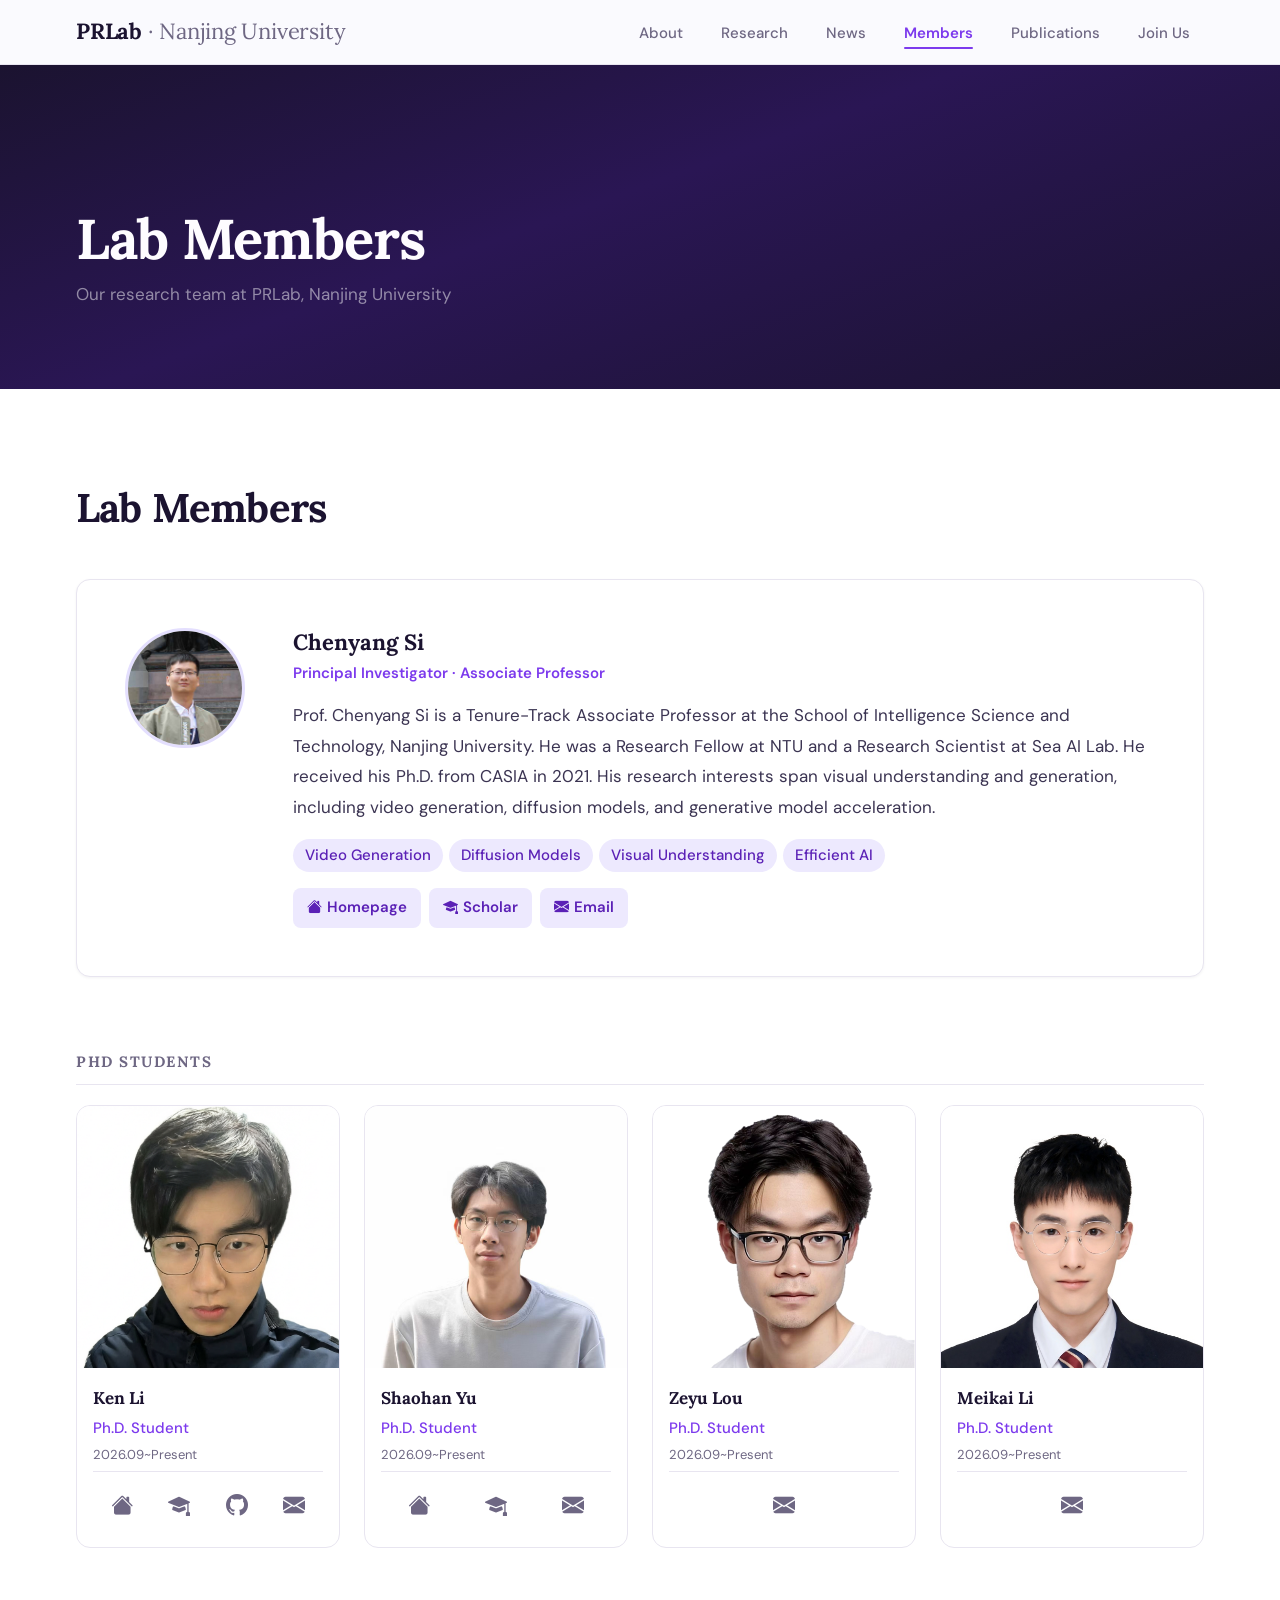
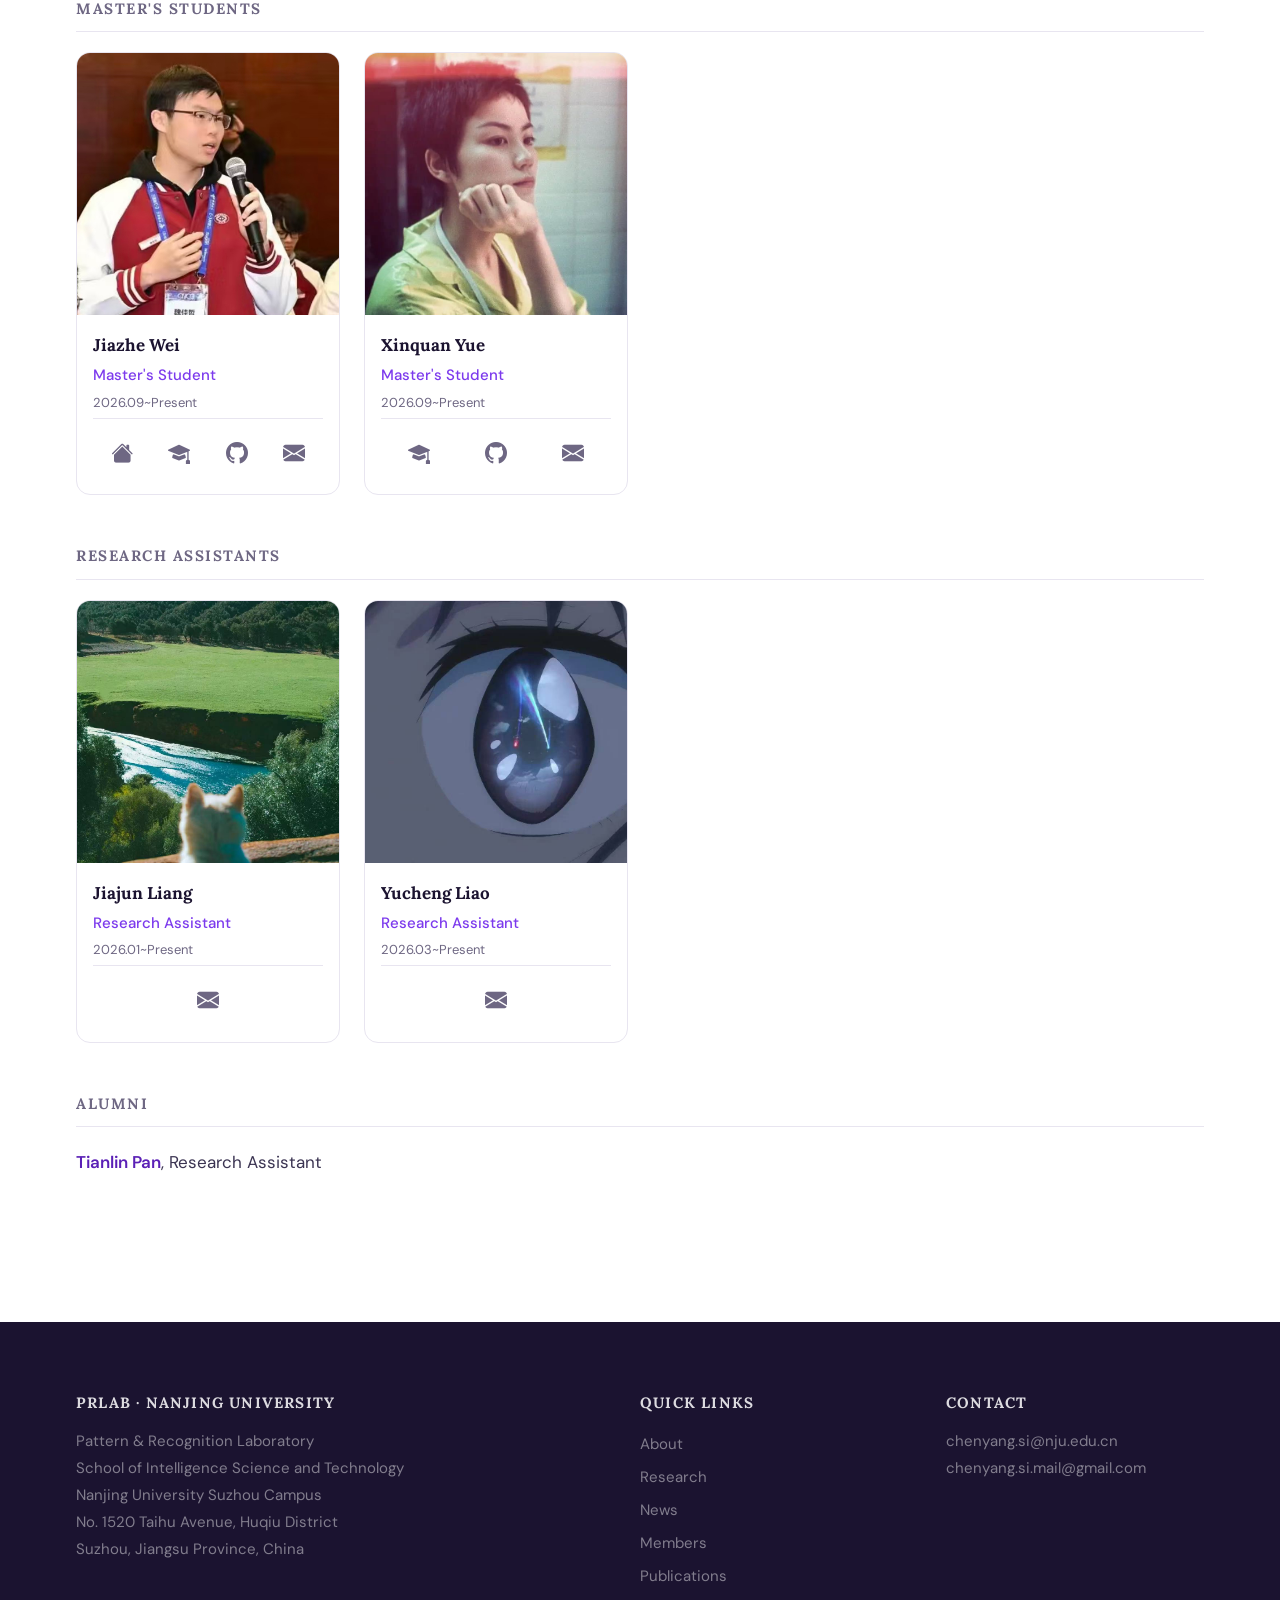
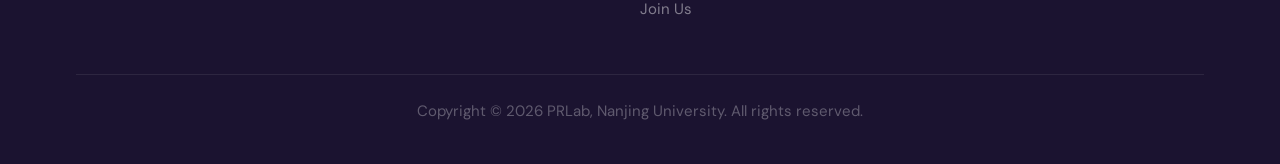
<file: members.html>
<!DOCTYPE html>
<html lang="en">
<head>
    <meta http-equiv="Content-Type" content="text/html; charset=UTF-8">
    <title>Members | PRLab @ Nanjing University</title>
    <meta http-equiv="X-UA-Compatible" content="IE=edge, chrome=1">
    <meta name="viewport" content="width=device-width, initial-scale=1.0">
    <meta name="description" content="PRLab - Pattern and Recognition Laboratory, led by Prof. Chenyang Si at Nanjing University. Research in visual understanding, video generation, and diffusion models.">
    <link rel="stylesheet" href="./assets/css/bootstrap.min.css">
    <link rel="stylesheet" href="./assets/css/bootstrap-icons.min.css">
    <link rel="preconnect" href="https://fonts.googleapis.com">
    <link rel="preconnect" href="https://fonts.gstatic.com" crossorigin>
    <link rel="stylesheet" href="https://fonts.googleapis.com/css2?family=DM+Sans:wght@400;500;600;700&family=Lora:wght@500;600;700&display=swap">
    <script type="text/javascript" src="./assets/js/jquery-3.3.1.min.js"></script>
    <script type="text/javascript" src="./assets/js/bootstrap.min.js"></script>
    <style>
        :root {
            /* Color */
            --accent:        #7C3AED;
            --accent-hover:  #6D28D9;
            --accent-light:  #E4DFFE;
            --accent-dark:   #5B21B6;
            --accent-subtle: #EDE9FE;
            --text-primary:  #1B1330;
            --text-body:     #3B3452;
            --text-secondary:#6E6783;
            --bg-page:       #FAFAFE;
            --bg-alt:        #F6F5FB;
            --bg-card:       #FFFFFF;
            --border:        #E8E5F0;
            --shadow-sm:     0 1px 3px rgba(27,19,48,0.05);
            --shadow-md:     0 4px 20px rgba(27,19,48,0.07);
            --shadow-lg:     0 12px 40px rgba(27,19,48,0.10);
            --radius:        14px;
            --radius-sm:     8px;
            --footer-bg:     #1B1330;
            /* Typography — 1.333 scale (perfect fourth) */
            --font-display:  'Lora', Georgia, serif;
            --font-body:     'DM Sans', -apple-system, BlinkMacSystemFont, sans-serif;
            --text-xs:       0.8125rem;  /* 13px — captions, fine print */
            --text-sm:       0.9375rem;  /* 15px — labels, badges, dates */
            --text-base:     1.0625rem;  /* 17px — body */
            --text-lg:       1.375rem;   /* 22px — card titles, subheadings */
            --text-xl:       clamp(1.875rem, 3.2vw, 2.5rem); /* section titles */
            --text-2xl:      clamp(2.5rem, 5vw, 3.5rem);    /* hero name */
            /* Spacing — 4pt base */
            --space-xs:      4px;
            --space-sm:      8px;
            --space-md:      16px;
            --space-lg:      24px;
            --space-xl:      48px;
            --space-2xl:     72px;
            --space-3xl:     96px;
            --space-section: clamp(64px, 8vw, 96px);
        }

        *, *::before, *::after { margin: 0; padding: 0; box-sizing: border-box; }
        html { scroll-behavior: smooth; }

        body {
            font-family: var(--font-body);
            line-height: 1.7;
            color: var(--text-body);
            background: var(--bg-page);
            font-size: var(--text-base);
            -webkit-font-smoothing: antialiased;
        }

        a { color: var(--accent); text-decoration: none; transition: color 0.2s; }
        a:hover { color: var(--accent-hover); }

        /* ===== NAVBAR ===== */
        #header {
            background: rgba(250,250,254,0.95);
            backdrop-filter: blur(20px);
            -webkit-backdrop-filter: blur(20px);
            border-bottom: 1px solid var(--border);
            position: sticky;
            top: 0;
            z-index: 1000;
        }

        .navbar-inner {
            max-width: 1200px;
            margin: 0 auto;
            padding: 0 var(--space-xl);
            display: flex;
            align-items: center;
            justify-content: space-between;
            height: 64px;
        }

        #logo a {
            font-family: var(--font-display);
            font-size: var(--text-lg);
            font-weight: 700;
            color: var(--text-primary);
            text-decoration: none;
            letter-spacing: -0.01em;
        }

        #logo span {
            color: var(--text-secondary);
            font-weight: 400;
        }

        #navigation ul {
            margin: 0;
            display: flex;
            align-items: center;
            list-style: none;
            gap: 2px;
        }

        #navigation a {
            color: var(--text-secondary);
            text-decoration: none;
            font-weight: 500;
            font-size: var(--text-sm);
            padding: 8px 14px;
            border-radius: var(--radius-sm);
            transition: color 0.2s;
            white-space: nowrap;
            position: relative;
        }

        #navigation a:hover { color: var(--text-primary); }
        #navigation .active a { color: var(--accent); font-weight: 600; }

        #navigation a::after {
            content: '';
            position: absolute;
            bottom: 2px;
            left: 14px;
            right: 14px;
            height: 2px;
            background: var(--accent);
            border-radius: 1px;
            transform: scaleX(0);
            transition: transform 0.25s cubic-bezier(0.16, 1, 0.3, 1);
        }

        #navigation .active a::after { transform: scaleX(1); }

        .nav-toggle {
            display: none;
            background: none;
            border: none;
            font-size: var(--text-lg);
            color: var(--text-primary);
            cursor: pointer;
            padding: 4px;
        }

        /* ===== SECTION FRAMEWORK ===== */
        .section-wrap {
            padding: var(--space-section) 0;
        }

        .section-wrap.alt-bg {
            background: var(--bg-alt);
        }

        .section-wrap.white-bg {
            background: var(--bg-card);
        }

        .section-container {
            max-width: 1200px;
            margin: 0 auto;
            padding: 0 var(--space-xl);
        }

        .section-title-bar {
            margin-bottom: var(--space-xl);
        }

        .section-title-bar::after { display: none; }

        .section-title {
            font-family: var(--font-display);
            font-size: var(--text-xl);
            font-weight: 700;
            color: var(--text-primary);
            letter-spacing: -0.02em;
            line-height: 1.15;
        }

        /* ===== HERO SECTION ===== */
        #home {
            background: linear-gradient(160deg, #1B1330 0%, #2A1654 45%, #1B1330 100%);
            padding: clamp(80px, 10vw, 120px) 0;
            position: relative;
            overflow: hidden;
        }

        /* Subtle radial glow behind photo */
        #home::before {
            content: '';
            position: absolute;
            inset: 0;
            background: radial-gradient(ellipse 50% 60% at 72% 50%, rgba(124,58,237,0.12) 0%, transparent 70%);
            pointer-events: none;
        }

        .hero-inner {
            max-width: 1200px;
            margin: 0 auto;
            padding: 0 var(--space-xl);
            display: flex;
            align-items: center;
            gap: var(--space-2xl);
            position: relative;
        }

        .hero-text { flex: 1; }

        .hero-lab-badge {
            display: inline-flex;
            align-items: center;
            gap: 6px;
            color: var(--accent-light);
            font-size: var(--text-xs);
            font-weight: 600;
            margin-bottom: 20px;
            letter-spacing: 0.08em;
            text-transform: uppercase;
            opacity: 0.85;
        }

        .hero-lab-badge i { font-size: var(--text-sm); }

        .hero-name {
            font-family: var(--font-display);
            font-size: clamp(2.8rem, 6vw, 4rem);
            font-weight: 700;
            color: #FEFCFF;
            margin-bottom: var(--space-md);
            line-height: 1.08;
            letter-spacing: -0.02em;
        }

        .hero-title {
            font-size: var(--text-base);
            color: rgba(255,255,255,0.55);
            font-weight: 400;
            margin-bottom: var(--space-lg);
            line-height: 1.8;
        }

        .hero-contact {
            display: flex;
            flex-direction: column;
            gap: 8px;
            margin-bottom: var(--space-lg);
        }

        .hero-contact-item {
            display: flex;
            align-items: flex-start;
            gap: 10px;
            font-size: var(--text-sm);
            color: rgba(255,255,255,0.6);
        }

        .hero-contact-item i {
            color: var(--accent-light);
            font-size: var(--text-sm);
            margin-top: 3px;
            flex-shrink: 0;
        }

        .hero-contact-item a { color: rgba(255,255,255,0.7); text-decoration: none; }
        .hero-contact-item a:hover { color: #fff; }

        .social-links {
            display: flex;
            gap: 8px;
            margin-bottom: var(--space-xl);
            flex-wrap: wrap;
        }

        .social-btn {
            display: flex;
            align-items: center;
            gap: 6px;
            padding: 8px 14px;
            background: rgba(255,255,255,0.06);
            border: 1px solid rgba(255,255,255,0.12);
            border-radius: var(--radius-sm);
            color: rgba(255,255,255,0.7);
            font-size: var(--text-sm);
            font-weight: 500;
            text-decoration: none;
            transition: all 0.15s cubic-bezier(0.25, 1, 0.5, 1);
        }

        .social-btn i { font-size: var(--text-base); }

        .social-btn:hover {
            border-color: rgba(255,255,255,0.3);
            color: #fff;
            background: rgba(255,255,255,0.1);
        }

        .hero-stats {
            display: flex;
            gap: 0;
        }

        .stat-card {
            padding: 0 32px;
            border-left: 1px solid rgba(255,255,255,0.1);
        }

        .stat-card:first-child {
            padding-left: 0;
            border-left: none;
        }

        .stat-number {
            font-family: var(--font-display);
            font-size: var(--text-xl);
            font-weight: 700;
            color: #FEFCFF;
            line-height: 1.1;
        }

        .stat-label {
            font-size: var(--text-xs);
            color: rgba(255,255,255,0.4);
            font-weight: 500;
            margin-top: 2px;
            text-transform: uppercase;
            letter-spacing: 0.06em;
        }

        .hero-image { flex-shrink: 0; }

        .hero-image img {
            width: 260px;
            height: 260px;
            border-radius: 50%;
            object-fit: cover;
            border: 4px solid rgba(255,255,255,0.1);
            box-shadow: 0 20px 60px rgba(0,0,0,0.3), 0 0 80px rgba(124,58,237,0.15);
        }

        /* Hero stagger entrance */
        @keyframes heroFadeUp {
            from { opacity: 0; transform: translateY(20px); }
            to   { opacity: 1; transform: translateY(0); }
        }

        .hero-lab-badge, .hero-name, .hero-title,
        .hero-contact, .social-links, .hero-stats, .hero-image {
            animation: heroFadeUp 0.7s cubic-bezier(0.16, 1, 0.3, 1) both;
        }

        .hero-lab-badge { animation-delay: 0.05s; }
        .hero-name      { animation-delay: 0.12s; }
        .hero-title     { animation-delay: 0.19s; }
        .hero-contact   { animation-delay: 0.26s; }
        .social-links   { animation-delay: 0.33s; }
        .hero-stats     { animation-delay: 0.40s; }
        .hero-image     { animation-delay: 0.15s; }

        /* ===== ABOUT SECTION ===== */
        .bio-text {
            font-size: var(--text-base);
            color: var(--text-body);
            line-height: 1.85;
            margin-bottom: 16px;
        }

        .bio-text a {
            color: var(--accent);
            font-weight: 500;
            text-decoration: underline;
            text-decoration-color: var(--accent-light);
            text-underline-offset: 3px;
            transition: text-decoration-color 0.2s;
        }

        .bio-text a:hover { text-decoration-color: var(--accent); }

        .research-interest-block {
            margin: 36px 0 12px;
        }

        .ri-title {
            font-family: var(--font-display);
            font-size: var(--text-lg);
            font-weight: 700;
            color: var(--text-primary);
            margin-bottom: 14px;
        }

        .ri-tags {
            display: flex;
            flex-wrap: wrap;
            gap: 8px;
        }

        .ri-tag {
            display: inline-flex;
            align-items: center;
            gap: 6px;
            padding: 7px 16px;
            background: var(--accent-subtle);
            border: 1px solid var(--accent-light);
            border-radius: 100px;
            color: var(--accent-dark);
            font-size: var(--text-sm);
            font-weight: 500;
            transition: all 0.2s;
        }

        .ri-tag i { font-size: var(--text-sm); }

        .ri-tag:hover {
            background: var(--accent-light);
            border-color: var(--accent);
        }

        /* Recruit banner */
        .recruit-banner {
            display: flex;
            align-items: center;
            gap: 20px;
            background: var(--accent-subtle);
            border-radius: var(--radius);
            padding: 24px 28px;
            margin: 40px 0;
        }

        .recruit-icon {
            flex-shrink: 0;
            width: 44px;
            height: 44px;
            background: var(--accent-light);
            border-radius: 12px;
            display: flex;
            align-items: center;
            justify-content: center;
            font-size: var(--text-lg);
            color: var(--accent);
        }

        .recruit-text { flex: 1; }

        .recruit-text strong {
            display: block;
            font-size: var(--text-base);
            color: var(--text-primary);
            margin-bottom: 2px;
        }

        .recruit-text span {
            font-size: var(--text-sm);
            color: var(--text-body);
            line-height: 1.5;
        }

        .recruit-btn {
            flex-shrink: 0;
            display: inline-flex;
            align-items: center;
            gap: 5px;
            padding: 9px 20px;
            background: var(--accent);
            color: #fff;
            border-radius: var(--radius-sm);
            font-size: var(--text-sm);
            font-weight: 600;
            text-decoration: none;
            transition: all 0.2s;
        }

        .recruit-btn:hover {
            background: var(--accent-hover);
            color: #fff;
        }

        /* Academic Services */
        .services-heading {
            font-family: var(--font-display);
            font-size: var(--text-lg);
            font-weight: 700;
            color: var(--text-primary);
            margin: 44px 0 18px;
        }

        .services-grid {
            display: grid;
            grid-template-columns: repeat(3, 1fr);
            gap: 16px;
        }

        .service-card {
            background: var(--bg-card);
            border: 1px solid var(--border);
            border-radius: var(--radius);
            padding: 22px;
            transition: box-shadow 0.2s cubic-bezier(0.25, 1, 0.5, 1);
        }

        .service-card:hover {
            box-shadow: var(--shadow-md);
        }

        .service-card strong {
            display: block;
            font-size: var(--text-sm);
            font-weight: 700;
            color: var(--text-secondary);
            text-transform: uppercase;
            letter-spacing: 0.05em;
            margin-bottom: 12px;
        }

        .service-tags {
            display: flex;
            flex-wrap: wrap;
            gap: 6px;
        }

        .service-tag {
            background: var(--accent-subtle);
            color: var(--accent-dark);
            border-radius: 6px;
            padding: 4px 10px;
            font-size: var(--text-sm);
            font-weight: 500;
        }

        /* visitor map is now in footer — styles are inline */

        /* ===== RESEARCH SECTION ===== */
        .research-grid {
            display: grid;
            grid-template-columns: repeat(2, 1fr);
            gap: var(--space-lg);
        }

        /* Featured first card spans full width */
        .research-card:first-child {
            grid-column: 1 / -1;
            display: grid;
            grid-template-columns: 1fr 1fr;
            gap: var(--space-xl);
            padding: var(--space-xl);
            align-items: center;
        }

        .research-card:first-child .research-text { order: 1; }
        .research-card:first-child .research-works {
            border-top: none;
            margin-top: var(--space-md);
            padding-top: 0;
        }

        .research-card {
            background: var(--bg-card);
            border: 1px solid var(--border);
            border-radius: var(--radius);
            padding: var(--space-lg) var(--space-lg);
            transition: transform 0.3s cubic-bezier(0.16, 1, 0.3, 1), box-shadow 0.3s;
            display: flex;
            flex-direction: column;
        }

        .research-card:hover {
            transform: translateY(-3px);
            box-shadow: var(--shadow-lg);
        }

        /* Icon inline with heading — no container box */
        .research-icon {
            display: none;
        }

        .research-card h5 {
            font-family: var(--font-display);
            font-size: var(--text-lg);
            font-weight: 700;
            color: var(--text-primary);
            margin-bottom: var(--space-sm);
            line-height: 1.3;
        }

        .research-card h5 i {
            color: var(--accent);
            margin-right: 4px;
        }

        .research-card p {
            font-size: var(--text-sm);
            color: var(--text-body);
            line-height: 1.7;
            margin: 0;
            flex: 1;
        }

        .research-works {
            display: flex;
            flex-wrap: wrap;
            gap: 6px;
            margin-top: var(--space-md);
            padding-top: var(--space-md);
            border-top: 1px solid var(--border);
        }

        .research-work-tag {
            display: inline-block;
            padding: 4px 11px;
            background: var(--accent-subtle);
            color: var(--accent-dark);
            border-radius: 6px;
            font-size: var(--text-sm);
            font-weight: 600;
            text-decoration: none;
            transition: all 0.15s;
        }

        .research-work-tag:hover {
            background: var(--accent);
            color: #fff;
        }

        /* ===== NEWS SECTION ===== */
        .news-list {
            display: flex;
            flex-direction: column;
        }

        .news-item {
            display: flex;
            gap: 16px;
            padding: 20px 0;
            border-bottom: 1px solid var(--border);
            align-items: flex-start;
        }

        .news-item:last-child { border-bottom: none; }

        .news-date {
            flex-shrink: 0;
            color: var(--text-secondary);
            font-size: var(--text-sm);
            font-weight: 600;
            padding: 4px 0;
            white-space: nowrap;
            min-width: 72px;
            font-variant-numeric: tabular-nums;
        }

        .news-type-icon {
            flex-shrink: 0;
            width: 36px;
            height: 36px;
            border-radius: 10px;
            display: flex;
            align-items: center;
            justify-content: center;
            font-size: var(--text-base);
        }

        .news-icon-accept { background: #FEF3C7; color: #B45309; }
        .news-icon-paper  { background: var(--accent-light); color: var(--accent); }
        .news-icon-award  { background: #FEF9C3; color: #A16207; }
        .news-icon-people { background: #D1FAE5; color: #059669; }
        .news-icon-lab    { background: #DBEAFE; color: #2563EB; }

        .news-content {
            flex: 1;
            font-size: var(--text-base);
            color: var(--text-body);
            line-height: 1.7;
        }

        .news-content strong {
            color: var(--text-primary);
            font-weight: 600;
        }

        .news-links {
            display: flex;
            gap: 8px;
            margin-top: 8px;
            flex-wrap: wrap;
        }

        .news-link {
            display: inline-block;
            padding: 3px 11px;
            border: 1px solid var(--accent-light);
            border-radius: 6px;
            color: var(--accent-dark);
            font-size: var(--text-sm);
            font-weight: 600;
            text-decoration: none;
            transition: all 0.2s;
        }

        .news-link:hover {
            background: var(--accent);
            border-color: var(--accent);
            color: #fff;
        }

        .news-hidden { display: none; }

        .news-toggle-btn {
            display: flex;
            align-items: center;
            gap: 6px;
            margin: 32px auto 0;
            padding: 10px 24px;
            background: transparent;
            border: 1px solid var(--border);
            border-radius: var(--radius-sm);
            color: var(--text-secondary);
            font-size: var(--text-sm);
            font-weight: 600;
            cursor: pointer;
            transition: all 0.2s;
        }

        .news-toggle-btn:hover {
            border-color: var(--accent);
            color: var(--accent);
        }

        .news-toggle-btn i {
            transition: transform 0.3s cubic-bezier(0.25, 1, 0.5, 1);
            font-size: var(--text-sm);
        }

        .news-toggle-btn.expanded i {
            transform: rotate(180deg);
        }

        /* ===== MEMBERS SECTION ===== */
        .pi-card {
            background: var(--bg-card);
            border: 1px solid var(--border);
            border-radius: var(--radius);
            padding: var(--space-xl);
            display: flex;
            align-items: flex-start;
            gap: var(--space-xl);
            margin-bottom: var(--space-2xl);
            box-shadow: var(--shadow-sm);
        }

        .pi-photo img {
            width: 120px;
            height: 120px;
            border-radius: 50%;
            object-fit: cover;
            border: 3px solid var(--accent-light);
        }

        .pi-info { flex: 1; }

        .pi-info h3 {
            font-family: var(--font-display);
            font-size: var(--text-lg);
            font-weight: 700;
            color: var(--text-primary);
            margin-bottom: 4px;
            line-height: 1.3;
        }

        .pi-role {
            font-size: var(--text-sm);
            color: var(--accent);
            font-weight: 600;
            margin-bottom: 14px;
        }

        .pi-bio {
            font-size: var(--text-base);
            color: var(--text-body);
            line-height: 1.8;
            margin-bottom: 16px;
        }

        .pi-tags {
            display: flex;
            flex-wrap: wrap;
            gap: 6px;
            margin-bottom: 16px;
        }

        .pi-tag {
            background: var(--accent-subtle);
            color: var(--accent-dark);
            padding: 4px 12px;
            border-radius: 100px;
            font-size: var(--text-sm);
            font-weight: 500;
        }

        .pi-links {
            display: flex;
            gap: 8px;
        }

        .pi-link-btn {
            display: inline-flex;
            align-items: center;
            gap: 5px;
            padding: 7px 14px;
            background: var(--accent-subtle);
            color: var(--accent-dark);
            border-radius: var(--radius-sm);
            font-size: var(--text-sm);
            font-weight: 600;
            text-decoration: none;
            transition: all 0.2s;
        }

        .pi-link-btn:hover {
            background: var(--accent);
            color: #fff;
        }

        .members-group-title {
            font-family: var(--font-display);
            font-size: var(--text-sm);
            font-weight: 700;
            color: var(--text-secondary);
            text-transform: uppercase;
            letter-spacing: 0.1em;
            margin-bottom: 20px;
            padding-bottom: 10px;
            border-bottom: 1px solid var(--border);
        }

        .members-group {
            margin-bottom: var(--space-xl);
        }

        .members-grid {
            display: grid;
            grid-template-columns: repeat(auto-fill, minmax(220px, 1fr));
            gap: var(--space-lg);
        }

        .member-card {
            background: var(--bg-card);
            border: 1px solid var(--border);
            border-radius: var(--radius);
            overflow: hidden;
            transition: box-shadow 0.3s cubic-bezier(0.16, 1, 0.3, 1);
        }

        .member-card:hover {
            box-shadow: 0 8px 30px rgba(27,19,48,0.12);
        }

        .member-card .member-photo {
            transition: transform 0.4s cubic-bezier(0.16, 1, 0.3, 1), box-shadow 0.4s cubic-bezier(0.16, 1, 0.3, 1);
        }

        .member-card:hover .member-photo {
            transform: scale(1.06);
            box-shadow: 0 4px 16px rgba(27,19,48,0.10);
        }

        .member-photo {
            width: 100%;
            aspect-ratio: 1 / 1;
            object-fit: cover;
        }

        .member-info {
            padding: 16px;
            display: flex;
            flex-direction: column;
        }

        .member-name {
            font-family: var(--font-display);
            font-size: var(--text-base);
            font-weight: 700;
            color: var(--text-primary);
            margin-bottom: 3px;
        }

        .member-title {
            font-size: var(--text-sm);
            color: var(--accent);
            font-weight: 500;
            margin-bottom: 3px;
        }

        .member-period {
            font-size: var(--text-xs);
            color: var(--text-secondary);
            margin-bottom: 4px;
        }

        .member-co-supervised,
        .member-affiliation {
            font-size: var(--text-xs);
            color: var(--text-secondary);
            font-style: italic;
            line-height: 1.4;
            margin-bottom: 8px;
        }

        .member-social {
            display: flex;
            justify-content: space-evenly;
            margin-top: auto;
            padding-top: 10px;
            border-top: 1px solid var(--border);
        }

        .member-social a {
            flex: 1;
            display: flex;
            align-items: center;
            justify-content: center;
            color: var(--text-secondary);
            font-size: var(--text-lg);
            padding: 6px 0;
            transition: color 0.2s;
        }

        .member-social a:hover { color: var(--accent); }

        /* Alumni list */
        .alumni-list { display: flex; flex-direction: column; gap: 6px; }
        .alumni-row { font-size: var(--text-base); color: var(--text-body); line-height: 1.8; }
        .alumni-row a { color: var(--accent-dark); font-weight: 600; }

        /* ===== PUBLICATIONS SECTION ===== */
        .pub-year-group {
            margin-bottom: 8px;
        }

        .pub-year-header {
            display: flex;
            align-items: center;
            gap: 12px;
            padding: 16px 4px;
            background: transparent;
            border: none;
            border-bottom: 2px solid var(--border);
            cursor: pointer;
            user-select: none;
            width: 100%;
            text-align: left;
            transition: border-color 0.2s;
        }

        .pub-year-header:hover { border-bottom-color: var(--accent); }

        .pub-year-header .year-label {
            font-family: var(--font-display);
            font-size: var(--text-lg);
            font-weight: 700;
            color: var(--text-primary);
        }

        .pub-year-header .year-count {
            background: var(--accent-subtle);
            color: var(--accent-dark);
            font-size: var(--text-sm);
            font-weight: 600;
            padding: 2px 10px;
            border-radius: 100px;
        }

        .pub-year-header .chevron {
            margin-left: auto;
            color: var(--text-secondary);
            transition: transform 0.3s cubic-bezier(0.25, 1, 0.5, 1);
            font-size: var(--text-sm);
        }

        .pub-year-header[aria-expanded="true"] .chevron {
            transform: rotate(180deg);
        }

        .pub-list {
            padding: 12px 0 8px;
        }

        .pub-item {
            background: var(--bg-card);
            border: 1px solid var(--border);
            border-radius: var(--radius);
            padding: 22px 24px;
            margin-bottom: 10px;
            display: flex;
            gap: 20px;
            transition: box-shadow 0.2s;
        }

        .pub-item:hover { box-shadow: var(--shadow-md); }

        .pub-thumb {
            flex-shrink: 0;
            width: 110px;
        }

        .pub-thumb img {
            width: 100%;
            height: auto;
            border-radius: var(--radius-sm);
            border: 1px solid var(--border);
        }

        .pub-content { flex: 1; }

        .pub-title {
            font-family: var(--font-display);
            font-size: var(--text-base);
            font-weight: 600;
            color: var(--text-primary);
            line-height: 1.45;
            margin-bottom: 6px;
        }

        .pub-authors {
            font-size: var(--text-sm);
            color: var(--text-body);
            line-height: 1.55;
            margin-bottom: 6px;
        }

        .pub-authors strong {
            color: var(--accent-dark);
            font-weight: 600;
        }

        .pub-venue { margin-bottom: 10px; }

        .pub-venue-badge {
            display: inline-block;
            background: var(--accent-subtle);
            color: var(--accent-dark);
            font-size: var(--text-sm);
            font-weight: 600;
            padding: 2px 10px;
            border-radius: 6px;
        }

        .pub-venue-badge.oral {
            background: #FEF3C7;
            color: #B45309;
        }

        .pub-links {
            display: flex;
            gap: 6px;
            flex-wrap: wrap;
        }

        .pub-link {
            display: inline-block;
            padding: 4px 12px;
            background: var(--bg-alt);
            color: var(--text-body);
            border-radius: 6px;
            font-size: var(--text-sm);
            font-weight: 600;
            text-decoration: none;
            transition: all 0.2s;
        }

        .pub-link:hover {
            background: var(--accent);
            color: #fff;
        }

        /* ===== OPENINGS SECTION ===== */
        .openings-intro {
            font-size: var(--text-base);
            color: var(--text-body);
            line-height: 1.85;
            margin-bottom: var(--space-xl);
        }

        .openings-intro a {
            color: var(--accent);
            font-weight: 600;
        }

        .openings-grid {
            display: grid;
            grid-template-columns: repeat(3, 1fr);
            gap: var(--space-lg);
            margin-bottom: var(--space-xl);
        }

        .opening-card {
            background: var(--bg-card);
            border: 1px solid var(--border);
            border-radius: var(--radius);
            padding: 28px;
        }

        .opening-card h5 {
            font-family: var(--font-display);
            font-size: var(--text-base);
            font-weight: 700;
            color: var(--text-primary);
            margin-bottom: 16px;
            display: flex;
            align-items: center;
            gap: 8px;
        }

        .opening-card h5 i { color: var(--accent); }

        .opening-card ul {
            list-style: none;
            padding: 0;
            margin: 0;
        }

        .opening-card li {
            font-size: var(--text-sm);
            color: var(--text-body);
            padding: 5px 0 5px 18px;
            position: relative;
            line-height: 1.65;
        }

        .opening-card li::before {
            content: '';
            position: absolute;
            left: 4px;
            top: 14px;
            width: 4px;
            height: 4px;
            border-radius: 50%;
            background: var(--accent);
        }

        .openings-cta {
            background: var(--accent-dark);
            border-radius: var(--radius);
            padding: var(--space-xl);
            display: flex;
            align-items: center;
            justify-content: space-between;
            gap: 24px;
        }

        .openings-cta-text h4 {
            font-family: var(--font-display);
            font-size: var(--text-lg);
            font-weight: 700;
            color: #fff;
            margin-bottom: 6px;
        }

        .openings-cta-text p {
            font-size: var(--text-sm);
            color: rgba(255,255,255,0.65);
            margin: 0;
        }

        .openings-cta-email {
            display: inline-flex;
            align-items: center;
            gap: 8px;
            padding: 12px 24px;
            background: rgba(255,255,255,0.15);
            color: #fff;
            border-radius: var(--radius-sm);
            font-size: var(--text-sm);
            font-weight: 600;
            text-decoration: none;
            flex-shrink: 0;
            transition: background 0.2s;
            backdrop-filter: blur(4px);
        }

        .openings-cta-email:hover {
            background: rgba(255,255,255,0.25);
            color: #fff;
        }

        /* ===== FOOTER ===== */
        #footer {
            background: var(--footer-bg);
            padding: var(--space-2xl) 0 var(--space-lg);
        }

        .footer-inner {
            max-width: 1200px;
            margin: 0 auto;
            padding: 0 var(--space-xl);
        }

        .footer-grid {
            display: grid;
            grid-template-columns: 2fr 1fr 1fr;
            gap: var(--space-xl);
            margin-bottom: var(--space-xl);
        }

        .footer-section h5 {
            font-family: var(--font-display);
            font-size: var(--text-sm);
            font-weight: 700;
            color: rgba(255,255,255,0.85);
            text-transform: uppercase;
            letter-spacing: 0.08em;
            margin-bottom: 16px;
        }

        .footer-section p,
        .footer-section address {
            font-size: var(--text-sm);
            color: rgba(255,255,255,0.45);
            line-height: 1.8;
            font-style: normal;
        }

        .footer-section a {
            color: rgba(255,255,255,0.45);
            text-decoration: none;
            font-size: var(--text-sm);
            line-height: 2.2;
            display: block;
            transition: color 0.2s;
        }

        .footer-section a:hover { color: var(--accent-light); }

        .footer-bottom {
            border-top: 1px solid rgba(255,255,255,0.08);
            padding-top: 24px;
            text-align: center;
            font-size: var(--text-sm);
            color: rgba(255,255,255,0.3);
        }

        /* ===== BACK TO TOP ===== */
        #back-to-top {
            position: fixed;
            right: -60px;
            bottom: 32px;
            width: 42px;
            height: 42px;
            background: var(--accent);
            color: #fff;
            border-radius: 50%;
            display: flex;
            align-items: center;
            justify-content: center;
            box-shadow: 0 4px 16px rgba(124,58,237,0.3);
            transition: right 0.3s cubic-bezier(0.16, 1, 0.3, 1), background 0.15s, transform 0.15s;
            z-index: 999;
            text-decoration: none;
        }

        #back-to-top.visible { right: 24px; }

        #back-to-top:hover {
            background: var(--accent-hover);
            color: #fff;
            transform: translateY(-2px);
        }

        #back-to-top:active {
            transform: translateY(0);
        }

        #back-to-top i { font-size: var(--text-base); }

        /* ===== FOCUS STATES ===== */
        :focus-visible {
            outline: 2px solid var(--accent);
            outline-offset: 2px;
            border-radius: 4px;
        }

        #home :focus-visible {
            outline-color: var(--accent-light);
        }

        /* ===== SCROLL REVEAL ===== */
        .reveal {
            opacity: 0;
            transform: translateY(24px);
            transition: opacity 0.7s cubic-bezier(0.16, 1, 0.3, 1),
                        transform 0.7s cubic-bezier(0.16, 1, 0.3, 1);
        }

        .reveal.visible {
            opacity: 1;
            transform: translateY(0);
        }

        /* ===== REDUCED MOTION ===== */
        @media (prefers-reduced-motion: reduce) {
            *, *::before, *::after {
                animation-duration: 0.01ms !important;
                animation-iteration-count: 1 !important;
                transition-duration: 0.01ms !important;
            }
            .reveal { opacity: 1; transform: none; }
            html { scroll-behavior: auto; }
        }

        /* ===== RESPONSIVE ===== */
        @media (max-width: 1400px) {
            .navbar-inner,
            .hero-inner,
            .section-container,
            .footer-inner { padding-left: 36px; padding-right: 36px; }
        }

        @media (max-width: 991px) {
            .research-grid  { grid-template-columns: repeat(2, 1fr); }
            .research-card:first-child { grid-template-columns: 1fr; }
            .research-featured-visual { display: none; }
            .openings-grid  { grid-template-columns: repeat(2, 1fr); }
            .services-grid  { grid-template-columns: repeat(2, 1fr); }
            .footer-grid    { grid-template-columns: 1fr 1fr; }
        }

        @media (max-width: 768px) {
            .navbar-inner { padding: 0 20px; }
            #navigation {
                display: none; position: absolute; top: 64px; left: 0; right: 0;
                background: rgba(250,250,254,0.98);
                backdrop-filter: blur(16px);
                padding: 16px 20px;
                box-shadow: 0 8px 32px rgba(27,19,48,0.1);
                border-bottom: 1px solid var(--border);
                z-index: 999;
            }
            #navigation.open { display: block; }
            #navigation ul { flex-direction: column; gap: 4px; }
            .nav-toggle { display: block; }

            .hero-inner {
                flex-direction: column-reverse; gap: 28px;
                text-align: center; padding: 0 20px;
            }
            .hero-contact { align-items: center; }
            .social-links { justify-content: center; }
            .hero-stats { justify-content: center; }
            .hero-image img { width: 180px; height: 180px; }
            .stat-card { padding: 0 20px; }

            .section-container,
            .footer-inner { padding: 0 20px; }
            .section-wrap { padding: var(--space-xl) 0; }

            .pi-card { flex-direction: column; text-align: center; padding: 28px; }
            .pi-tags, .pi-links { justify-content: center; }

            .openings-cta { flex-direction: column; text-align: center; padding: 32px 24px; }

            .recruit-banner { flex-direction: column; gap: 16px; }
            .recruit-btn { width: 100%; justify-content: center; }

            .news-type-icon { width: 32px; height: 32px; font-size: var(--text-sm); border-radius: 8px; }

            .footer-grid { grid-template-columns: 1fr; gap: 32px; }
            .pub-item { flex-direction: column; }
            .pub-thumb { width: 100%; max-width: 200px; }
        }

        @media (max-width: 576px) {
            .hero-name { font-size: 2rem; }
            .research-grid  { grid-template-columns: 1fr; }
            .research-card:first-child { grid-column: 1; }
            .openings-grid  { grid-template-columns: 1fr; }
            .services-grid  { grid-template-columns: 1fr; }
            .hero-stats { gap: 0; }
            .stat-card { padding: 0 16px; }
        }

        /* ===== PAGE HEADER (sub-pages) ===== */
        .page-header {
            background: linear-gradient(160deg, #1B1330 0%, #2A1654 45%, #1B1330 100%);
            padding: clamp(100px, 12vw, 140px) 0 clamp(48px, 6vw, 64px);
            position: relative;
        }
        .page-header .section-container { position: relative; }
        .page-header-title {
            font-family: var(--font-display);
            font-size: var(--text-2xl);
            font-weight: 700;
            color: #FEFCFF;
            letter-spacing: -0.02em;
        }
        .page-header-sub {
            font-size: var(--text-base);
            color: rgba(255,255,255,0.5);
            margin-top: 8px;
        }
    </style>
</head>
<body>

<!-- ===== NAVBAR ===== -->
<div id="header">
    <div class="navbar-inner">
        <div id="logo">
            <a href="./index.html">PRLab <span>· Nanjing University</span></a>
        </div>
        <button class="nav-toggle" id="nav-toggle" aria-label="Toggle navigation">
            <i class="bi bi-list"></i>
        </button>
        <div id="navigation">
            <ul class="list-inline">
                <li class="list-inline-item"><a href="./index.html#about">About</a></li>
                <li class="list-inline-item"><a href="./index.html#research">Research</a></li>
                <li class="list-inline-item"><a href="./index.html#news">News</a></li>
                <li class="list-inline-item active"><a href="./members.html">Members</a></li>
                <li class="list-inline-item"><a href="./publications.html">Publications</a></li>
                <li class="list-inline-item"><a href="./index.html#openings">Join Us</a></li>
            </ul>
        </div>
    </div>
</div>

<!-- ===== PAGE HEADER ===== -->
<section class="page-header">
    <div class="section-container">
        <h1 class="page-header-title">Lab Members</h1>
        <p class="page-header-sub">Our research team at PRLab, Nanjing University</p>
    </div>
</section>

<!-- ===== MEMBERS SECTION ===== -->
<section id="members" class="section-wrap white-bg">
    <div class="section-container reveal">
        <div class="section-title-bar">
            <h2 class="section-title">Lab Members</h2>
        </div>

        <!-- PI Card -->
        <div class="pi-card">
            <div class="pi-photo">
                <img src="./assets/img/photography.jpg" alt="Chenyang Si">
            </div>
            <div class="pi-info">
                <h3>Chenyang Si</h3>
                <p class="pi-role">Principal Investigator · Associate Professor</p>
                <p class="pi-bio">
                    Prof. Chenyang Si is a Tenure-Track Associate Professor at the School of Intelligence Science and Technology, Nanjing University. He was a Research Fellow at NTU and a Research Scientist at Sea AI Lab. He received his Ph.D. from CASIA in 2021. His research interests span visual understanding and generation, including video generation, diffusion models, and generative model acceleration.
                </p>
                <div class="pi-tags">
                    <span class="pi-tag">Video Generation</span>
                    <span class="pi-tag">Diffusion Models</span>
                    <span class="pi-tag">Visual Understanding</span>
                    <span class="pi-tag">Efficient AI</span>
                </div>
                <div class="pi-links">
                    <a class="pi-link-btn" href="https://chenyangsi.top/" target="_blank"><i class="bi bi-house-fill"></i> Homepage</a>
                    <a class="pi-link-btn" href="https://scholar.google.com/citations?user=XdahAuoAAAAJ" target="_blank"><i class="bi bi-mortarboard-fill"></i> Scholar</a>
                    <a class="pi-link-btn" href="mailto:chenyang.si@nju.edu.cn"><i class="bi bi-envelope-fill"></i> Email</a>
                </div>
            </div>
        </div>

        <!-- Students loaded dynamically -->
        <div id="members-container"></div>

    </div>
</section>

<!-- ===== FOOTER ===== -->
<footer id="footer">
    <div class="footer-inner">
        <div class="footer-grid">
            <div class="footer-section">
                <h5>PRLab · Nanjing University</h5>
                <address>
                    Pattern &amp; Recognition Laboratory<br>
                    School of Intelligence Science and Technology<br>
                    Nanjing University Suzhou Campus<br>
                    No. 1520 Taihu Avenue, Huqiu District<br>
                    Suzhou, Jiangsu Province, China
                </address>
            </div>
            <div class="footer-section">
                <h5>Quick Links</h5>
                <a href="./index.html#about">About</a>
                <a href="./index.html#research">Research</a>
                <a href="./index.html#news">News</a>
                <a href="./members.html">Members</a>
                <a href="./publications.html">Publications</a>
                <a href="./index.html#openings">Join Us</a>
            </div>
            <div class="footer-section">
                <h5>Contact</h5>
                <p>
                    chenyang.si@nju.edu.cn<br>
                    chenyang.si.mail@gmail.com
                </p>
            </div>
        </div>
        <!-- ClustrMaps globe removed — was causing clickable blank area bug
        <div class="visitor-map-wrap" style="text-align:center; padding: 24px 0 32px; border-top: 1px solid rgba(255,255,255,0.08);">
            <div class="widgetContainer" style="display:inline-block;">
                <script type="text/javascript" id="clstr_globe" src="//clustrmaps.com/globe.js?d=oArr-3iWscM_3fvIaVF2hQ1NVPBgA-lGIdWtvTDtyIM"></script>
            </div>
        </div>
        -->
        <div class="footer-bottom">
            <p>Copyright &copy; <span id="year"></span> PRLab, Nanjing University. All rights reserved.</p>
        </div>
    </div>
</footer>

<!-- Back to Top -->
<a id="back-to-top" href="javascript:void(0)" title="Back to top"><i class="bi bi-chevron-up"></i></a>

<script type="text/javascript" src="./assets/js/members-data.js"></script>
<script type="text/javascript" src="./assets/js/members.js"></script>
<script>
    document.getElementById('year').textContent = new Date().getFullYear();
    window.addEventListener('scroll', function () {
        var btn = document.getElementById('back-to-top');
        if (window.scrollY > 400) { btn.classList.add('visible'); } else { btn.classList.remove('visible'); }
    });
    document.getElementById('back-to-top').addEventListener('click', function () {
        window.scrollTo({ top: 0, behavior: 'smooth' });
    });
    document.getElementById('nav-toggle').addEventListener('click', function () {
        document.getElementById('navigation').classList.toggle('open');
    });
    var revealObserver = new IntersectionObserver(function (entries) {
        entries.forEach(function (entry) {
            if (entry.isIntersecting) { entry.target.classList.add('visible'); revealObserver.unobserve(entry.target); }
        });
    }, { threshold: 0.08, rootMargin: '0px 0px -40px 0px' });
    document.querySelectorAll('.reveal').forEach(function (el) { revealObserver.observe(el); });
</script>
</body>
</html>
</file>
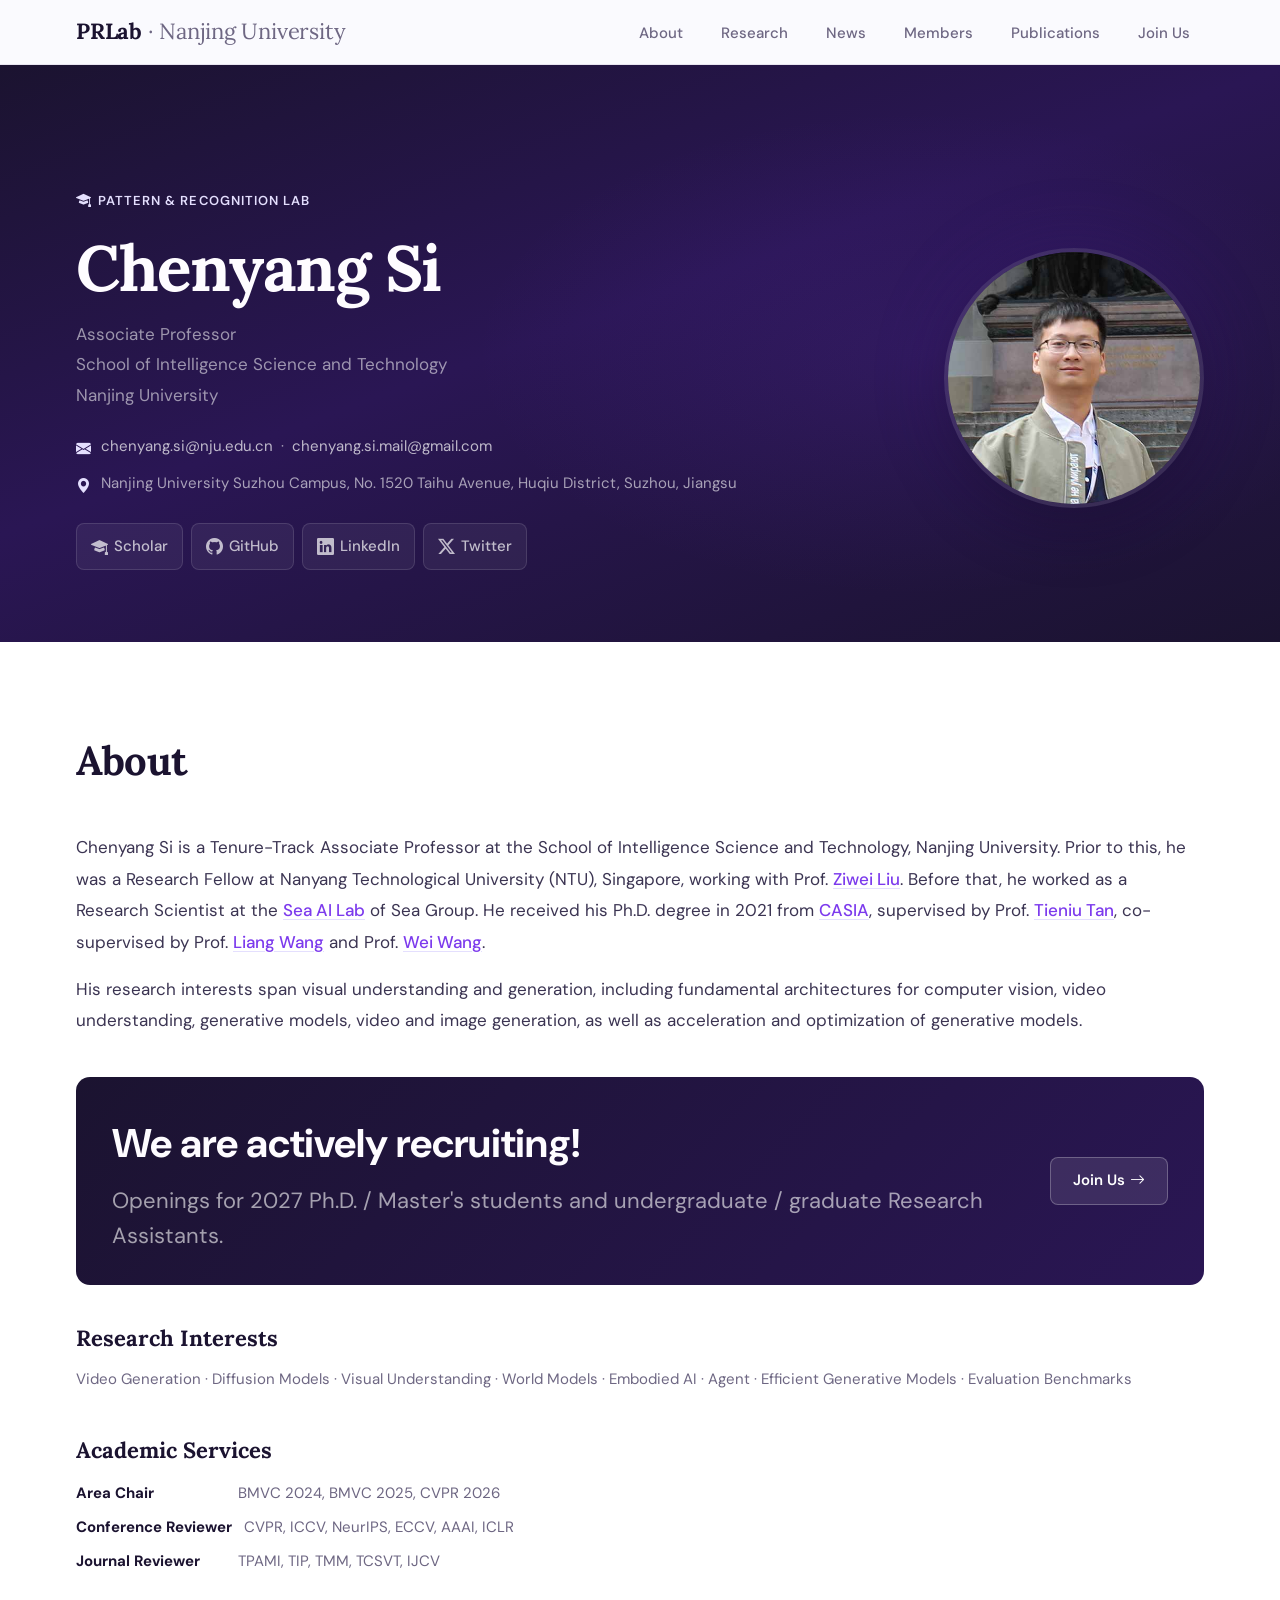
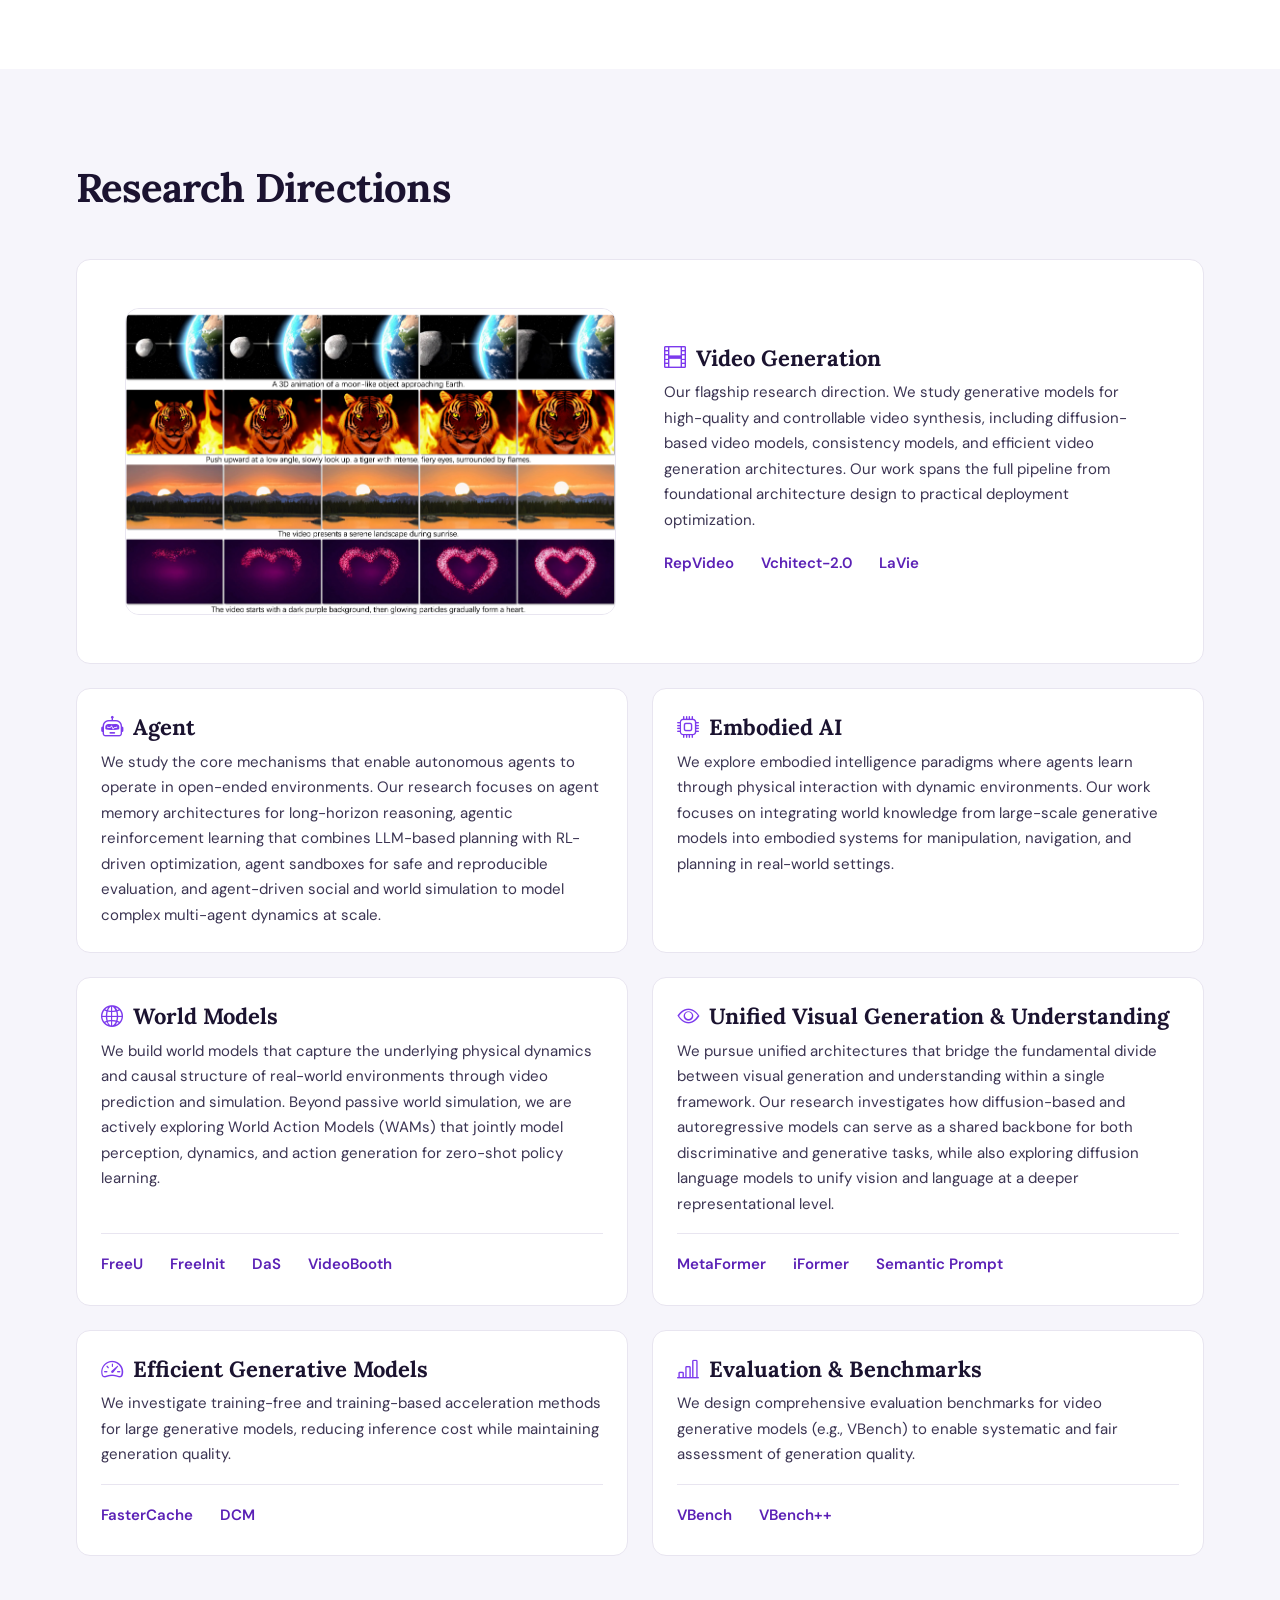
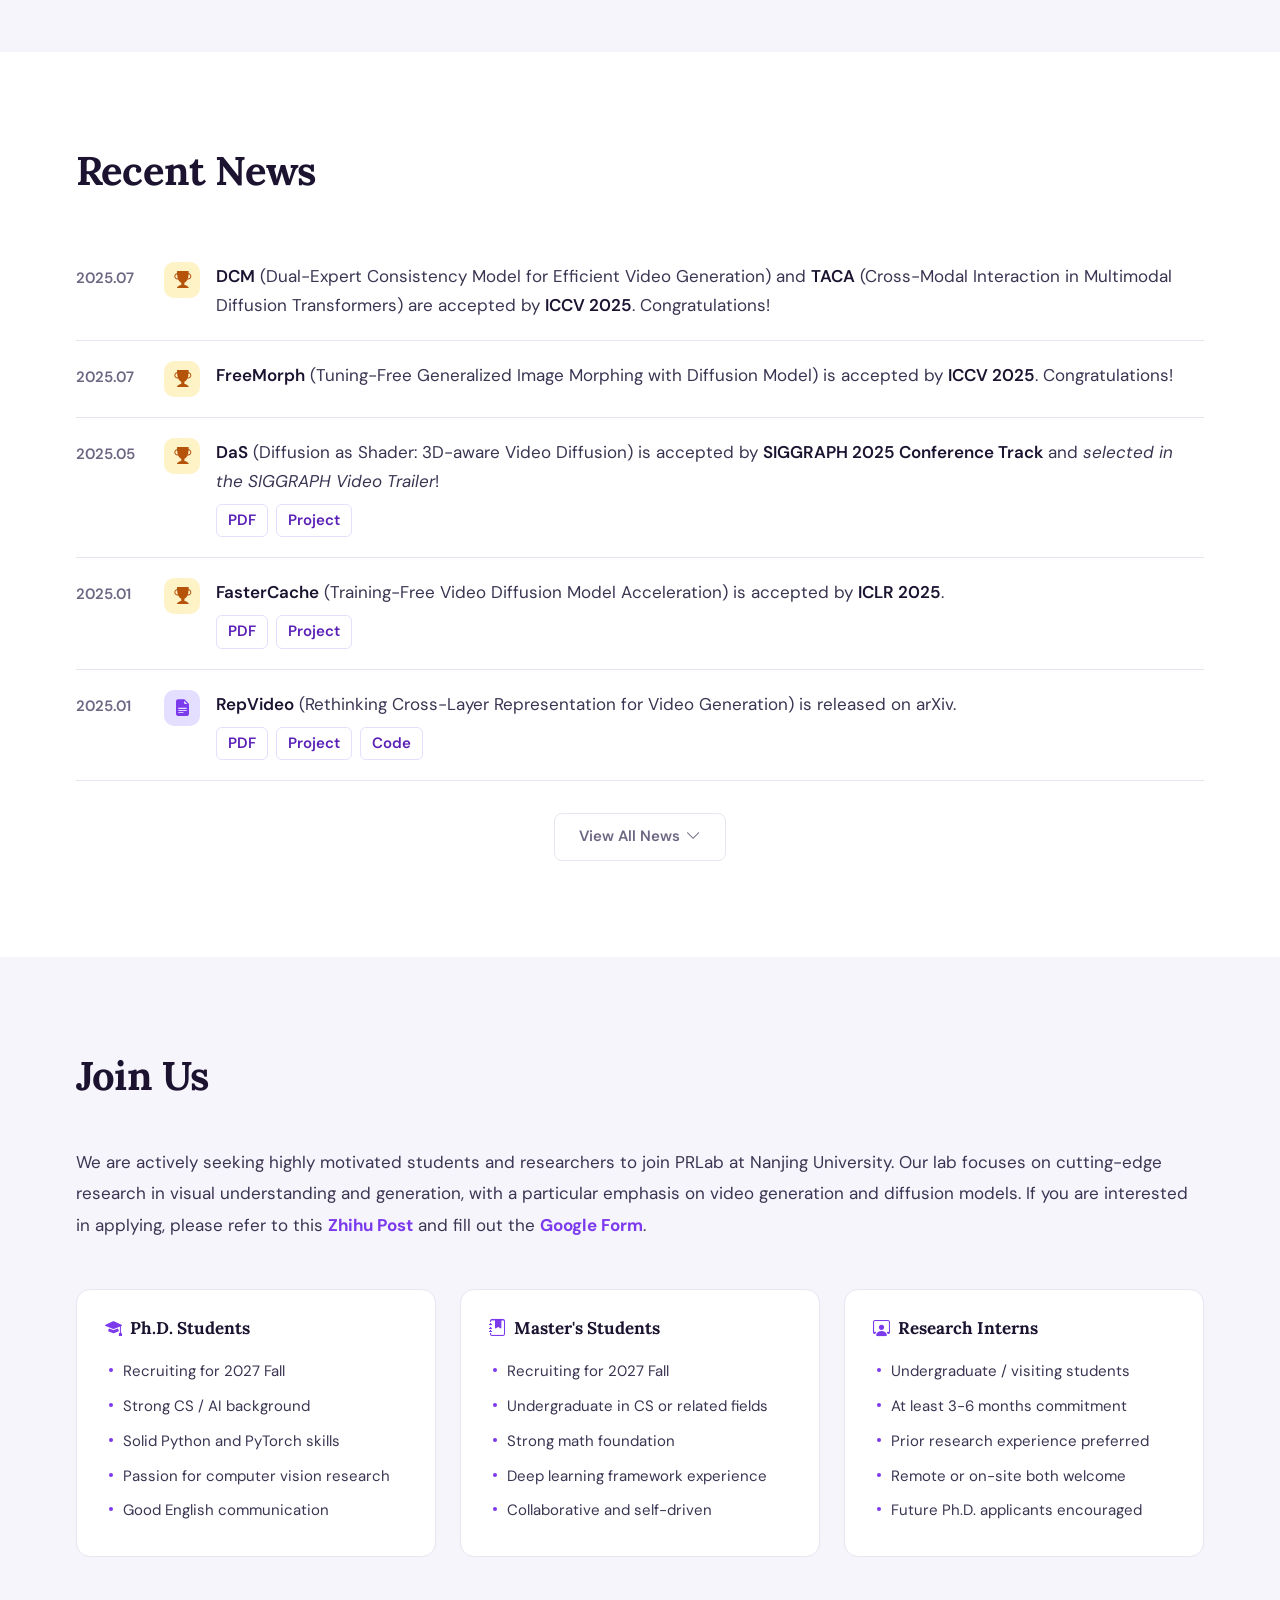
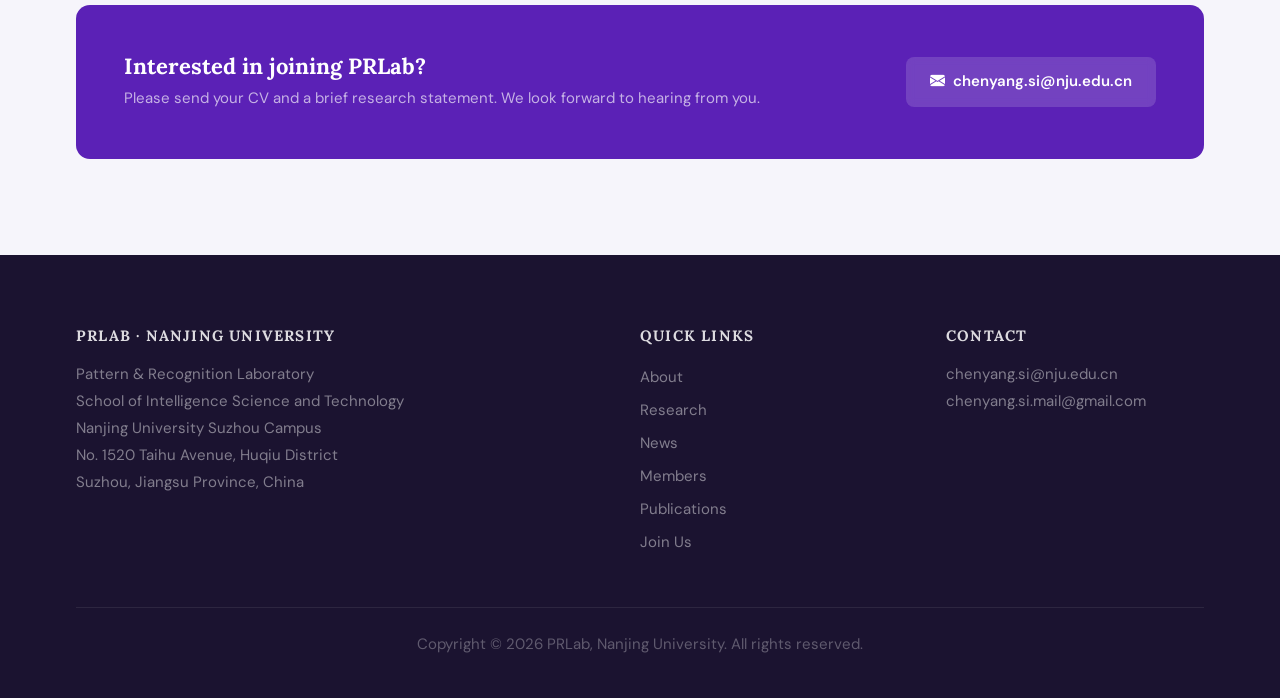
<file: openings.html>
<!DOCTYPE html>
<html lang="en">
<head>
    <meta http-equiv="Content-Type" content="text/html; charset=UTF-8">
    <title>Join Us - PRLab @ Nanjing University</title>
    <meta http-equiv="refresh" content="0; url=index.html#openings">
    <script>window.location.replace('index.html#openings');</script>
</head>
<body>
    <p>Redirecting to <a href="index.html#openings">Join Us</a>...</p>
</body>
</html>
</file>
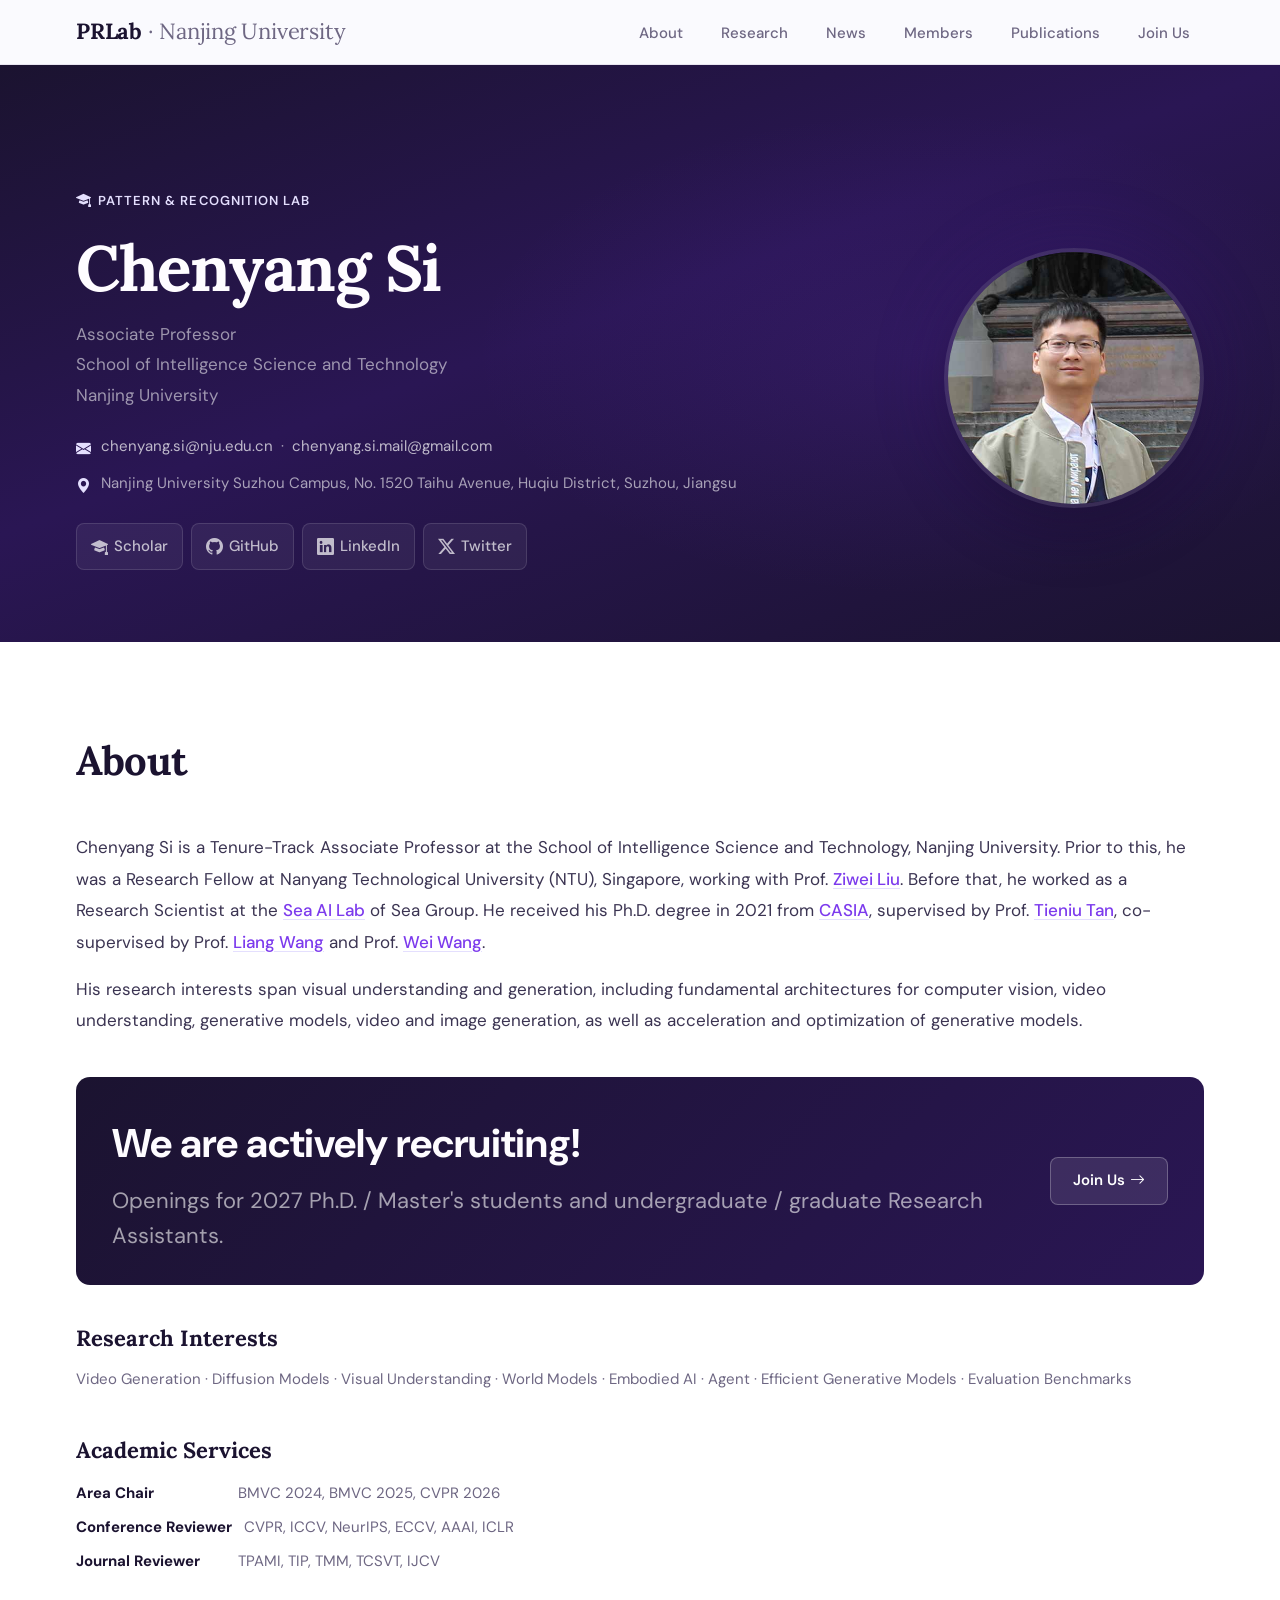
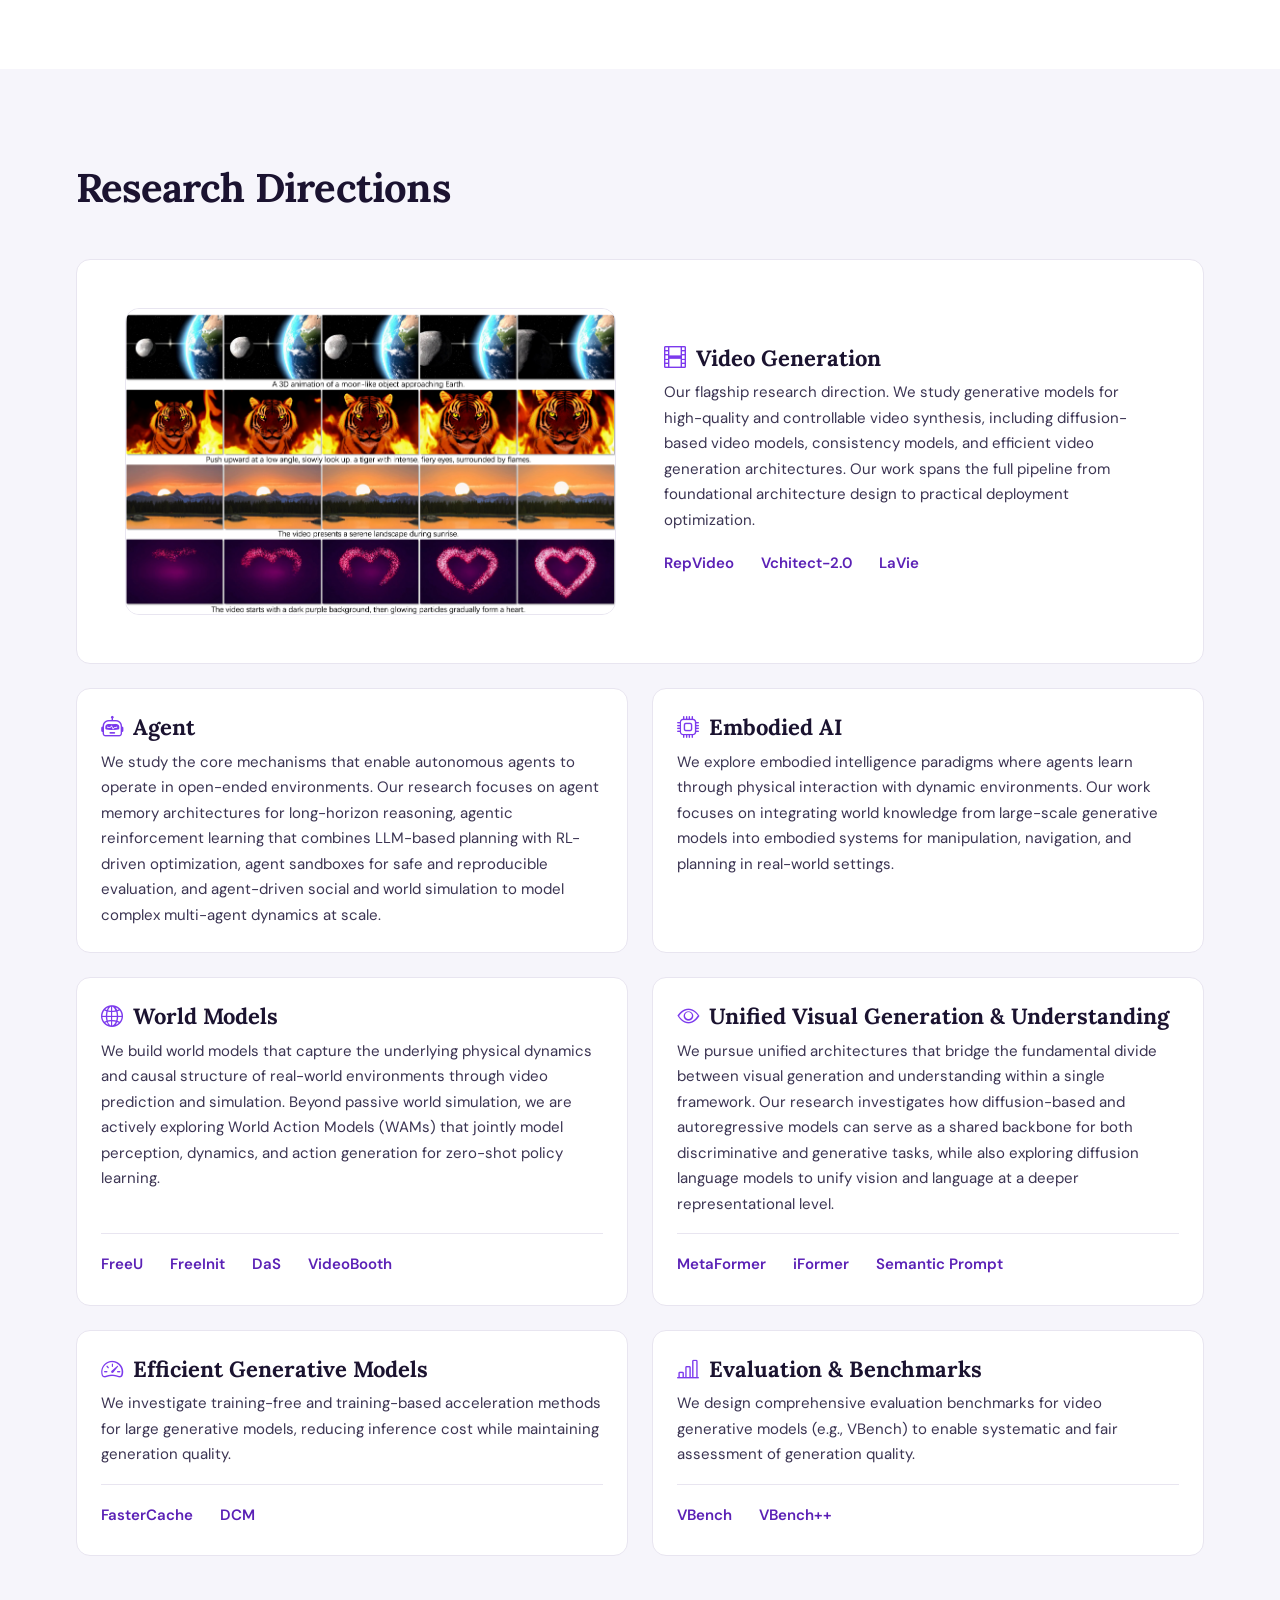
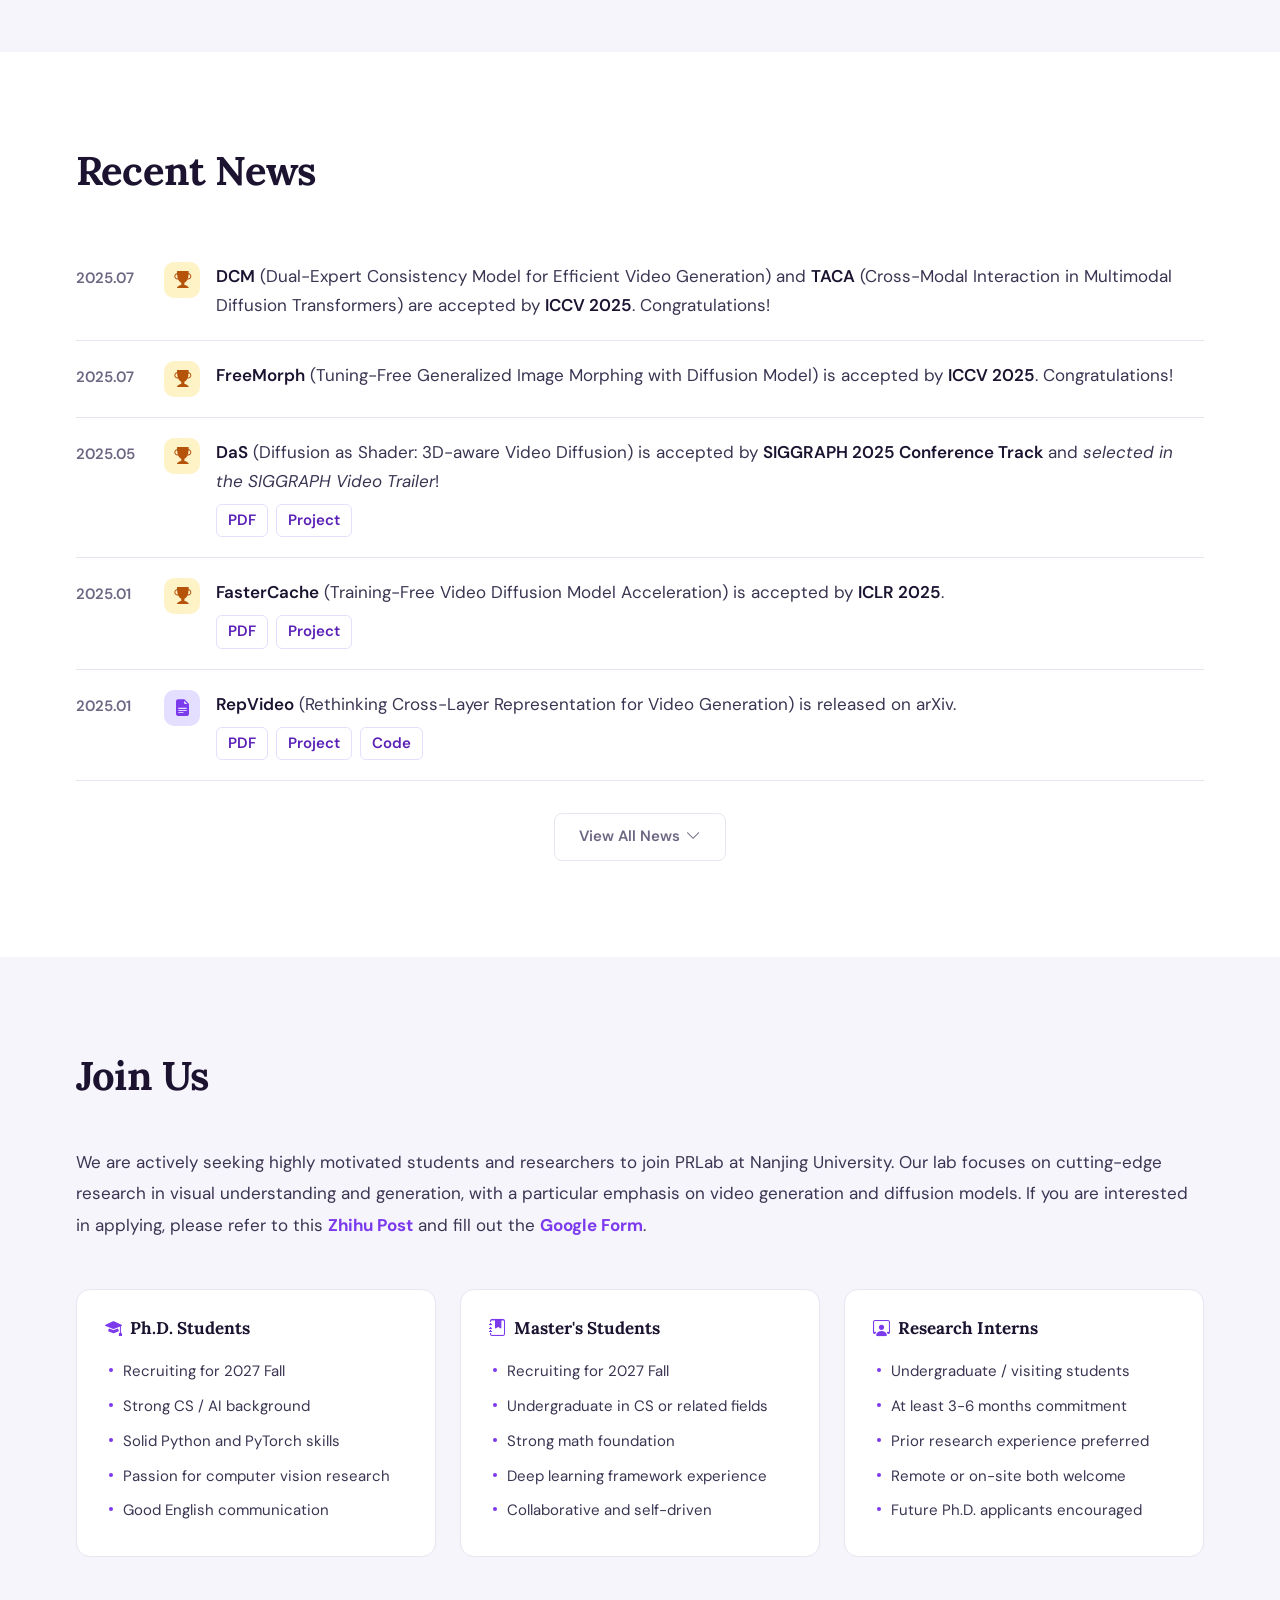
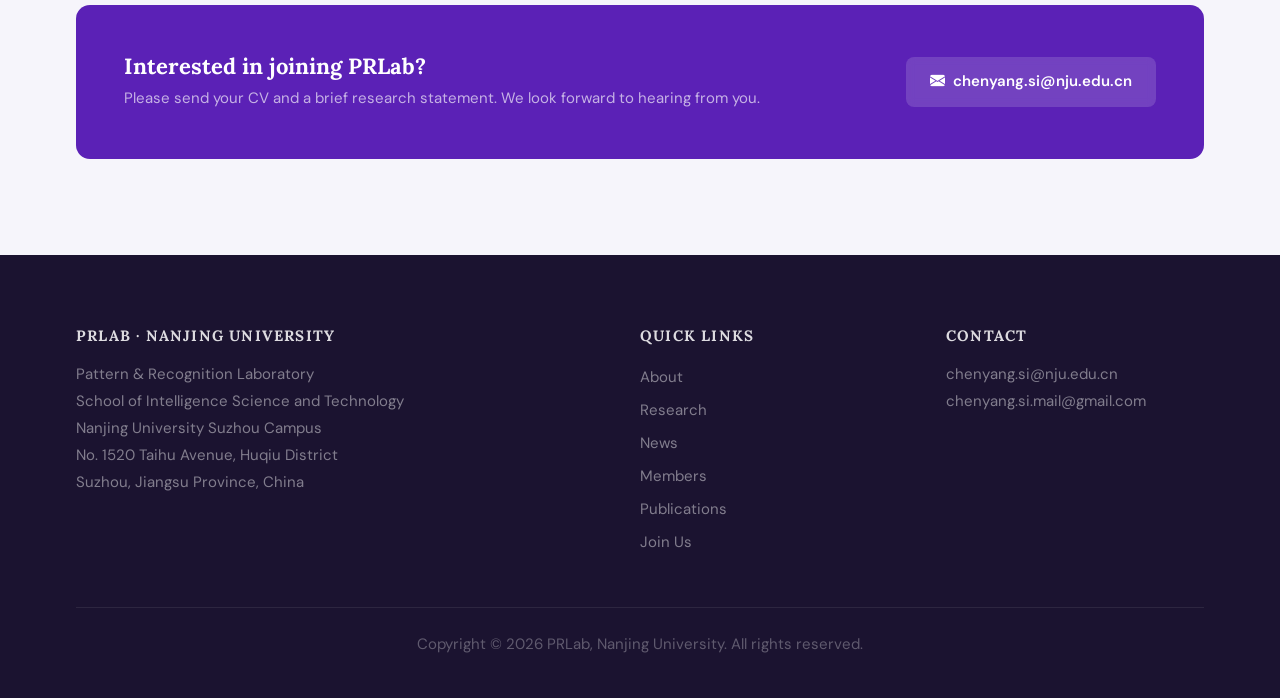
<file: people.html>
<!DOCTYPE html>
<html lang="en">
<head>
    <meta http-equiv="Content-Type" content="text/html; charset=UTF-8">
    <title>Lab Members - PRLab @ Nanjing University</title>
    <meta http-equiv="refresh" content="0; url=index.html#members">
    <script>window.location.replace('index.html#members');</script>
</head>
<body>
    <p>Redirecting to <a href="index.html#members">Lab Members</a>...</p>
</body>
</html>
</file>
